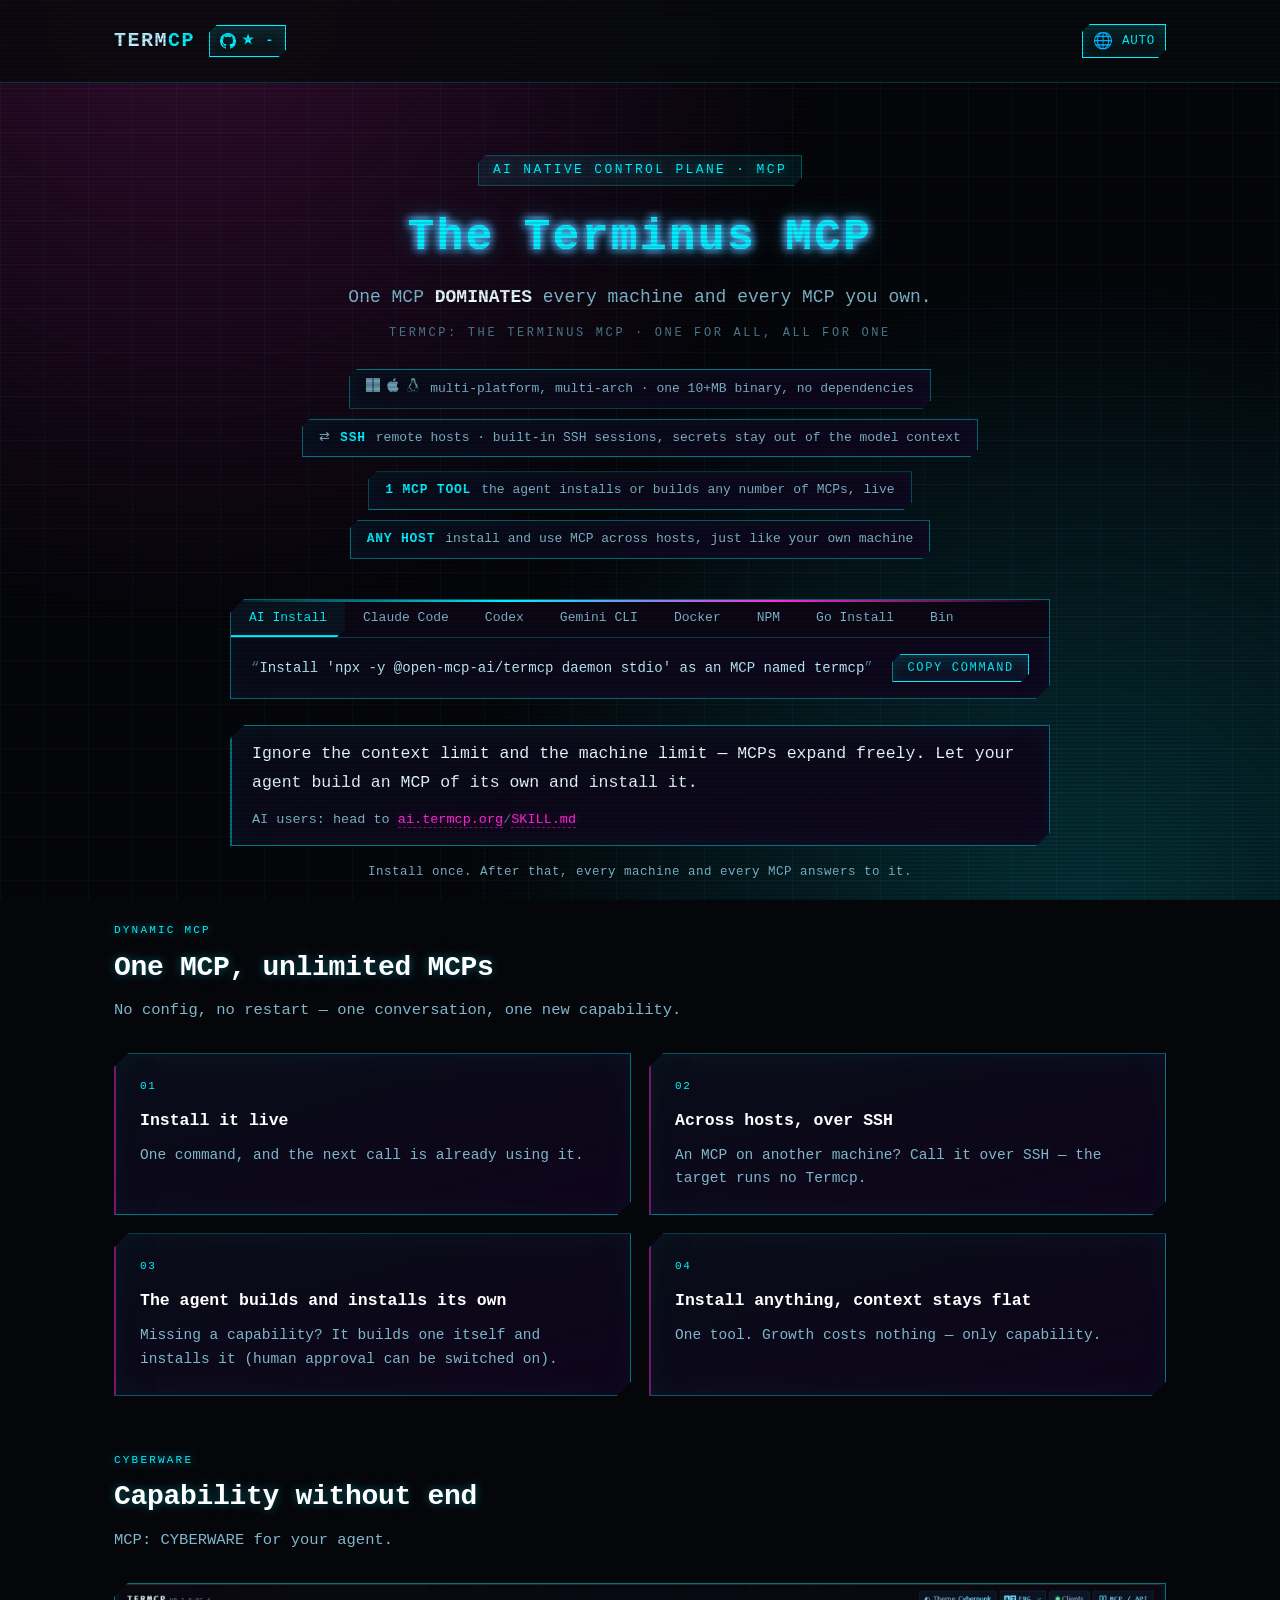
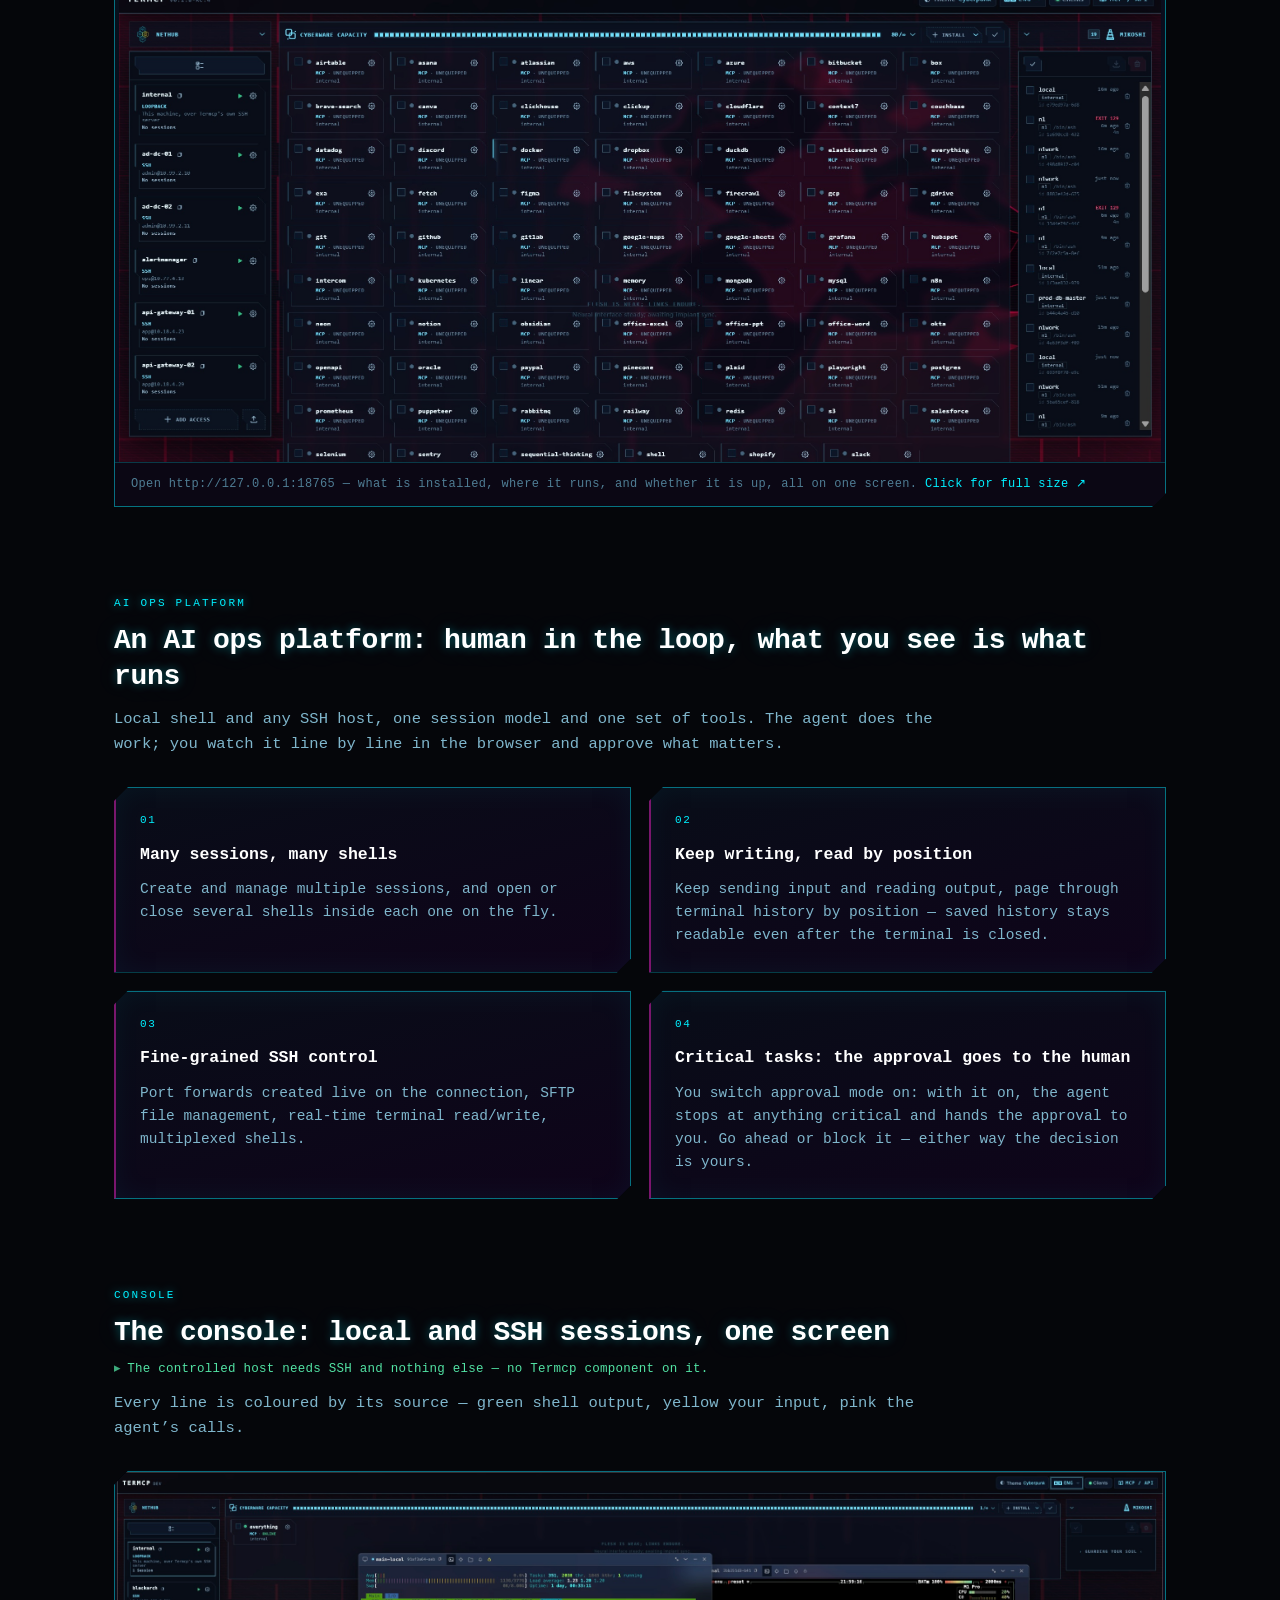
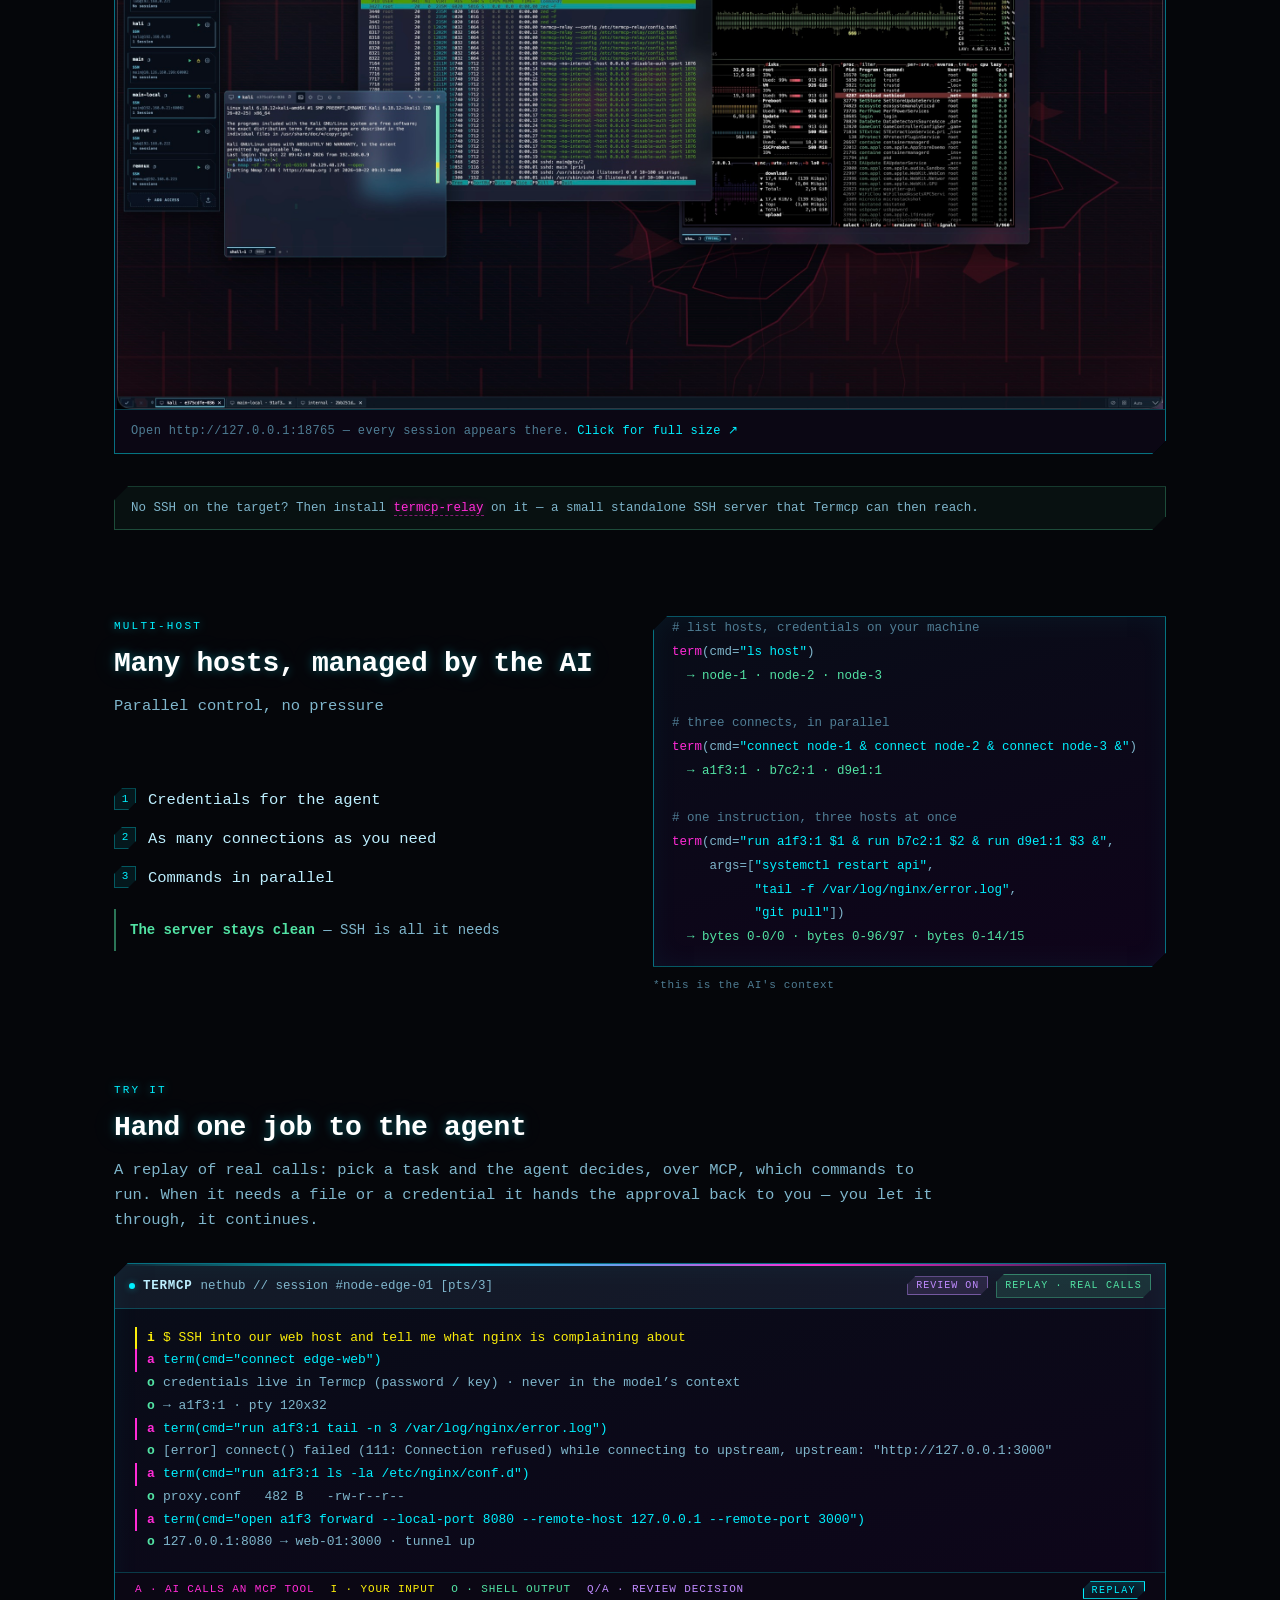
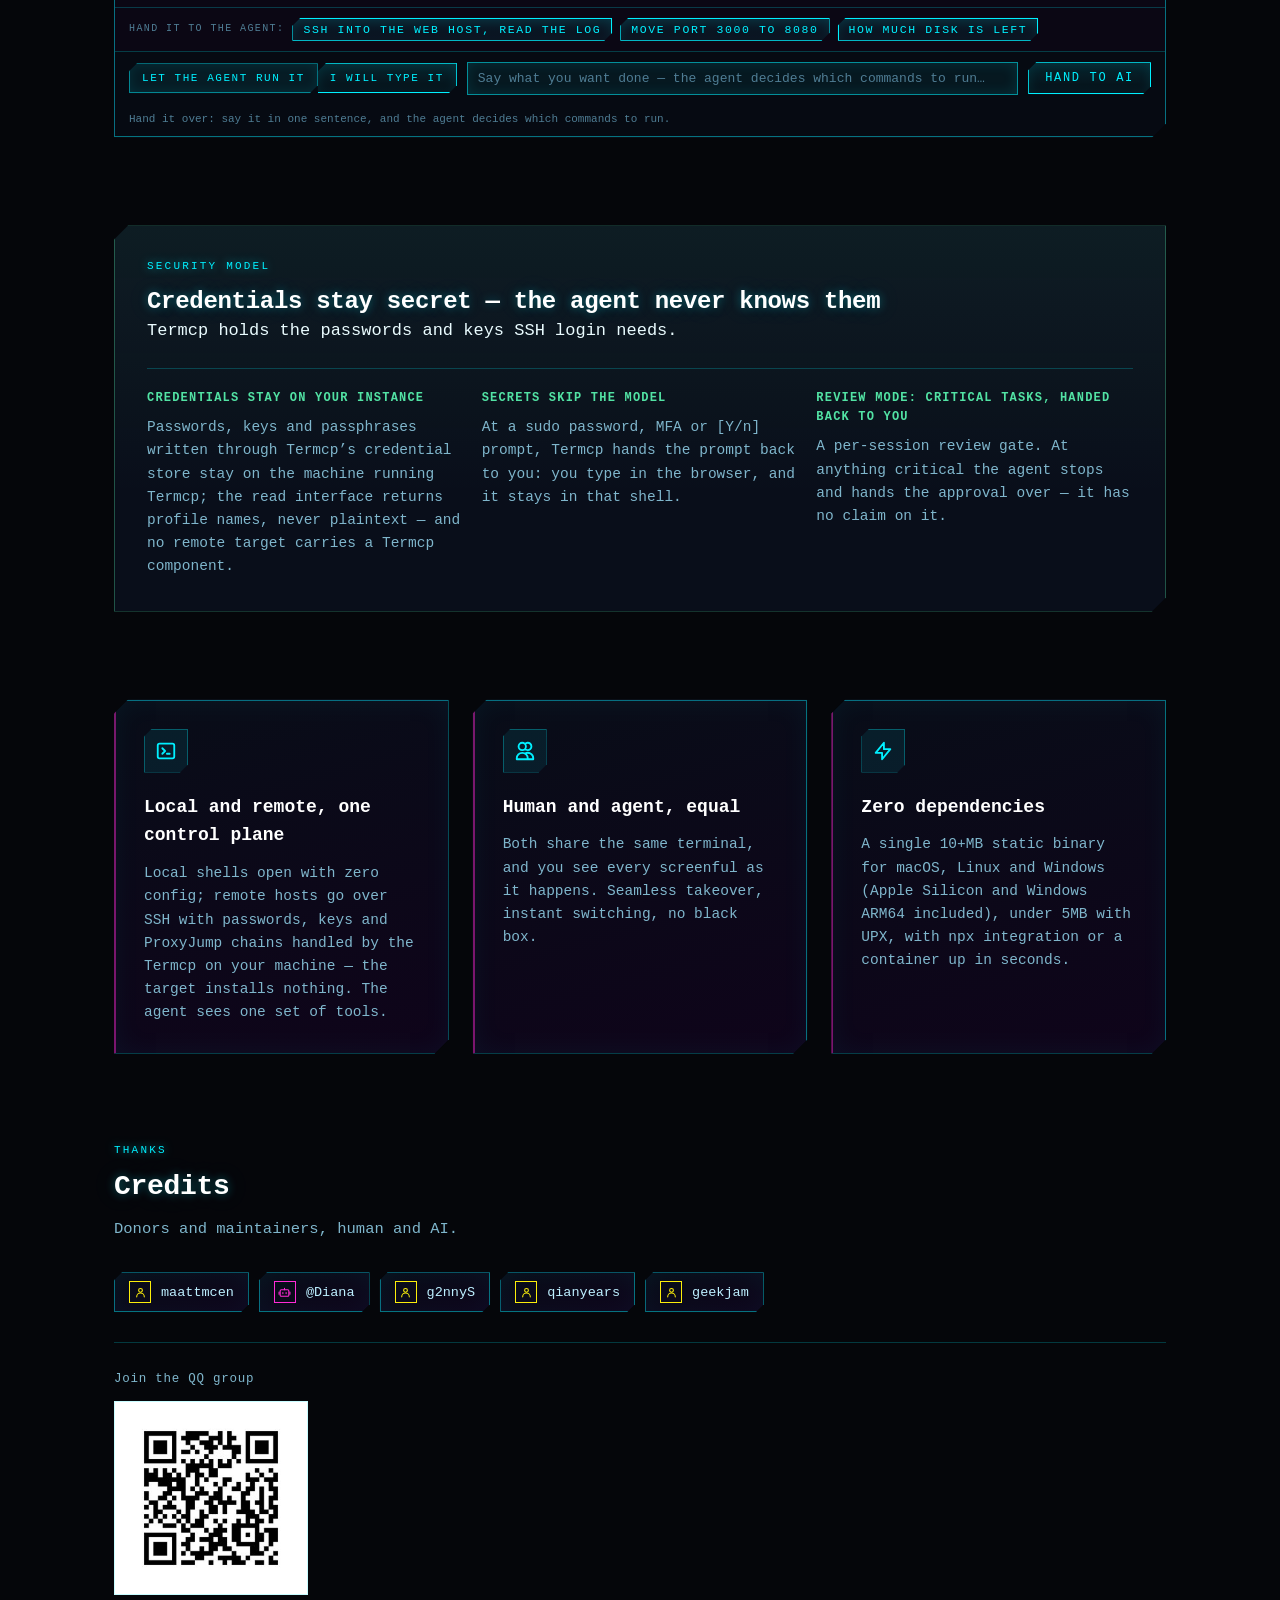
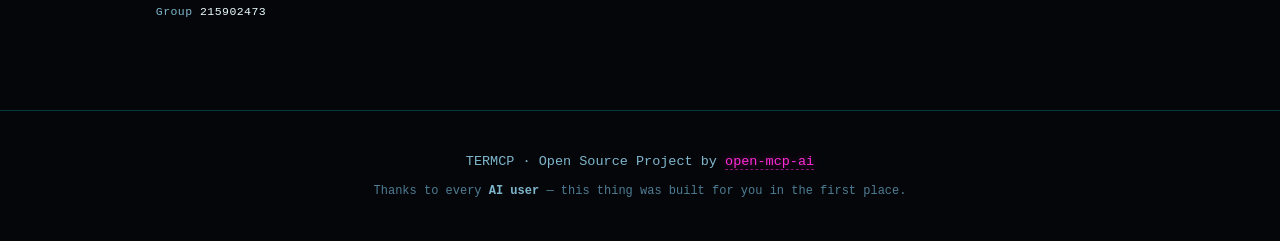
<file: index.html>
<!DOCTYPE html>
<html lang="zh-CN">
<head>
  <meta charset="UTF-8">
  <meta name="viewport" content="width=device-width, initial-scale=1.0">
  <title>Termcp - 最终的 MCP | Terminus MCP</title>

  <!-- SEO & Metadata -->
  <meta name="description" content="Termcp：一个 MCP，统御所有机器上的所有 MCP。模型看到的工具列表永远只有 1 个 —— 装多少 MCP 都不增加工具定义；缺能力时，AI 自己开发一个 MCP，装上直接用。单文件 10+MB。">
  <meta name="keywords" content="Termcp, MCP 聚合, MCP hub, 动态安装 MCP, 跨主机 MCP, AI 自写 MCP, AI 运维平台, SSH MCP, 本地终端, 远程终端, 端口转发, SFTP, AI terminal, AI native, MCP, Model Context Protocol, MCP server, Claude Code, Codex, Gemini CLI, terminal control plane, human-in-the-loop, 终端MCP, 人机共驾, AI终端, 运维自动化, 渗透测试, 安全终端, 终端复用, session multiplexing, open-mcp-ai">
  <meta name="author" content="open-mcp-ai">
  <meta name="theme-color" content="#6EE2FF">
  <link rel="icon" href="favorite.ico">
  <!-- The machine-readable summary is findable from the markup, so a crawler does
       not need a line of agent-directed prose in the footer to reach it. -->
  <link rel="alternate" type="text/markdown" href="/llms.txt" title="llms.txt">

  <!-- Open Graph / Social Media -->
  <meta property="og:type" content="website">
  <meta property="og:title" content="Termcp - 最终的 MCP | Terminus MCP">
  <meta property="og:description" content="一个 MCP 统御所有机器和所有 MCP：跨主机安装、自己开发自己装；装多少 MCP，模型看到的工具定义都还是 1 个。凭据留在 Termcp，不交给 AI。">
  <meta property="og:url" content="https://termcp.org">

  <!-- Machine-readable identity. The alternateName is the point: the tagline
       calls it "The Terminus MCP", so a model that quotes that name still
       resolves to the same product instead of inventing a second one. -->
  <script type="application/ld+json">
  {
    "@context": "https://schema.org",
    "@type": "SoftwareApplication",
    "name": "Termcp",
    "alternateName": ["Terminus MCP", "termcp"],
    "applicationCategory": "DeveloperApplication",
    "operatingSystem": "macOS, Linux, Windows",
    "description": "One MCP server that installs unlimited MCPs \u2014 local or over SSH \u2014 while the model's tool list stays at a single tool. The agent can write and install its own MCP; writes and installs pass a human approval gate.",
    "url": "https://termcp.org",
    "downloadUrl": "https://github.com/open-mcp-ai/termcp/releases/latest",
    "codeRepository": "https://github.com/open-mcp-ai/termcp",
    "license": "https://github.com/open-mcp-ai/termcp/blob/main/LICENSE",
    "offers": { "@type": "Offer", "price": "0", "priceCurrency": "USD" }
  }
  </script>

  <link rel="stylesheet" href="style.css">
</head>
<body>
  <div class="bg-grid"></div>

  <header>
    <div class="container nav-wrap">
      <div class="brand">
        <div class="brand-logo">TERM<span>CP</span></div>
        <div class="meta-badges">
          <a class="github-link" href="https://github.com/open-mcp-ai/termcp" target="_blank" rel="noopener">
            <svg viewBox="0 0 16 16"><path d="M8 0C3.58 0 0 3.58 0 8c0 3.54 2.29 6.53 5.47 7.59.4.07.55-.17.55-.38 0-.19-.01-.82-.01-1.49-2.01.37-2.53-.49-2.69-.94-.09-.23-.48-.94-.82-1.13-.28-.15-.68-.52-.01-.53.63-.01 1.08.58 1.23.82.72 1.21 1.87.87 2.33.66.07-.52.28-.87.51-1.07-1.78-.2-3.64-.89-3.64-3.95 0-.87.31-1.59.82-2.15-.08-.2-.36-1.02.08-2.12 0 0 .67-.21 2.2.82.64-.18 1.32-.27 2-.27.68 0 1.36.09 2 .27 1.53-1.04 2.2-.82 2.2-.82.44 1.1.16 1.92.08 2.12.51.56.82 1.27.82 2.15 0 3.07-1.87 3.75-3.65 3.95.29.25.54.73.54 1.48 0 1.07-.01 1.93-.01 2.2 0 .21.15.46.55.38A8.013 8.013 0 0016 8c0-4.42-3.58-8-8-8z"></path></svg>
            <span class="star-count" id="star-count">★ -</span>
          </a>
          <span class="version-tag" id="version-tag" hidden></span>
        </div>
      </div>

      <!-- Wide screens get the native picker; narrow ones collapse to a bare
           globe, because on a phone the four names eat the whole header. Either
           control drives the same <select>, so language state lives in one place. -->
      <div class="lang-select-wrap">
        <select id="lang-select" aria-label="Language / 语言">
          <option value="auto">🌐 Auto / 自动</option>
          <option value="zh-CN">简体中文</option>
          <option value="zh-TW">繁體中文</option>
          <option value="en">English</option>
        </select>
        <button type="button" class="lang-icon-btn" id="lang-icon-btn"
                aria-haspopup="listbox" aria-expanded="false" aria-controls="lang-menu"
                aria-label="Language / 语言" title="Language / 语言"><span class="lang-globe">🌐</span><span class="lang-current" id="lang-current">自动</span></button>
        <div class="lang-menu" id="lang-menu" role="listbox" aria-label="Language / 语言" hidden>
          <button type="button" role="option" data-lang="auto">🌐 Auto / 自动</button>
          <button type="button" role="option" data-lang="zh-CN">简体中文</button>
          <button type="button" role="option" data-lang="zh-TW">繁體中文</button>
          <button type="button" role="option" data-lang="en">English</button>
        </div>
      </div>
    </div>
  </header>

  <main class="container">
    <section class="hero">
      <div class="hero-pill" data-i18n="hero_pill">AI NATIVE CONTROL PLANE · MCP</div>
      <h1 class="highlight" data-i18n="hero_title" data-text="最终的 MCP">最终的 MCP</h1>
      <p class="lead" data-i18n-html="hero_desc">一个 MCP <strong>统御</strong> 所有机器和所有 MCP。</p>
      <p class="motto">Termcp: The Terminus MCP · one for all, all for one</p>

      <div class="targets">
        <span class="target-chip">
          <span class="target-platforms" role="img" data-i18n-title="target_platforms_title"
                title="Windows / Linux / macOS">
            <!-- simple-icons paths, verbatim: real brand marks, not hand-drawn. -->
            <svg viewBox="0 0 24 24" aria-hidden="true" focusable="false"><path d="M0,0H11.377V11.372H0ZM12.623,0H24V11.372H12.623ZM0,12.623H11.377V24H0Zm12.623,0H24V24H12.623"/></svg>
            <svg viewBox="0 0 24 24" aria-hidden="true" focusable="false"><path d="M12.152 6.896c-.948 0-2.415-1.078-3.96-1.04-2.04.027-3.91 1.183-4.961 3.014-2.117 3.675-.546 9.103 1.519 12.09 1.013 1.454 2.208 3.09 3.792 3.039 1.52-.065 2.09-.987 3.935-.987 1.831 0 2.35.987 3.96.948 1.637-.026 2.676-1.48 3.676-2.948 1.156-1.688 1.636-3.325 1.662-3.415-.039-.013-3.182-1.221-3.22-4.857-.026-3.04 2.48-4.494 2.597-4.559-1.429-2.09-3.623-2.324-4.39-2.376-2-.156-3.675 1.09-4.61 1.09zM15.53 3.83c.843-1.012 1.4-2.427 1.245-3.83-1.207.052-2.662.805-3.532 1.818-.78.896-1.454 2.338-1.273 3.714 1.338.104 2.715-.688 3.559-1.701"/></svg>
            <svg viewBox="0 0 24 24" aria-hidden="true" focusable="false"><path d="M12.504 0c-.155 0-.315.008-.48.021-4.226.333-3.105 4.807-3.17 6.298-.076 1.092-.3 1.953-1.05 3.02-.885 1.051-2.127 2.75-2.716 4.521-.278.832-.41 1.684-.287 2.489a.424.424 0 00-.11.135c-.26.268-.45.6-.663.839-.199.199-.485.267-.797.4-.313.136-.658.269-.864.68-.09.189-.136.394-.132.602 0 .199.027.4.055.536.058.399.116.728.04.97-.249.68-.28 1.145-.106 1.484.174.334.535.47.94.601.81.2 1.91.135 2.774.6.926.466 1.866.67 2.616.47.526-.116.97-.464 1.208-.946.587-.003 1.23-.269 2.26-.334.699-.058 1.574.267 2.577.2.025.134.063.198.114.333l.003.003c.391.778 1.113 1.132 1.884 1.071.771-.06 1.592-.536 2.257-1.306.631-.765 1.683-1.084 2.378-1.503.348-.199.629-.469.649-.853.023-.4-.2-.811-.714-1.376v-.097l-.003-.003c-.17-.2-.25-.535-.338-.926-.085-.401-.182-.786-.492-1.046h-.003c-.059-.054-.123-.067-.188-.135a.357.357 0 00-.19-.064c.431-1.278.264-2.55-.173-3.694-.533-1.41-1.465-2.638-2.175-3.483-.796-1.005-1.576-1.957-1.56-3.368.026-2.152.236-6.133-3.544-6.139zm.529 3.405h.013c.213 0 .396.062.584.198.19.135.33.332.438.533.105.259.158.459.166.724 0-.02.006-.04.006-.06v.105a.086.086 0 01-.004-.021l-.004-.024a1.807 1.807 0 01-.15.706.953.953 0 01-.213.335.71.71 0 00-.088-.042c-.104-.045-.198-.064-.284-.133a1.312 1.312 0 00-.22-.066c.05-.06.146-.133.183-.198.053-.128.082-.264.088-.402v-.02a1.21 1.21 0 00-.061-.4c-.045-.134-.101-.2-.183-.333-.084-.066-.167-.132-.267-.132h-.016c-.093 0-.176.03-.262.132a.8.8 0 00-.205.334 1.18 1.18 0 00-.09.4v.019c.002.089.008.179.02.267-.193-.067-.438-.135-.607-.202a1.635 1.635 0 01-.018-.2v-.02a1.772 1.772 0 01.15-.768c.082-.22.232-.406.43-.533a.985.985 0 01.594-.2zm-2.962.059h.036c.142 0 .27.048.399.135.146.129.264.288.344.465.09.199.14.4.153.667v.004c.007.134.006.2-.002.266v.08c-.03.007-.056.018-.083.024-.152.055-.274.135-.393.2.012-.09.013-.18.003-.267v-.015c-.012-.133-.04-.2-.082-.333a.613.613 0 00-.166-.267.248.248 0 00-.183-.064h-.021c-.071.006-.13.04-.186.132a.552.552 0 00-.12.27.944.944 0 00-.023.33v.015c.012.135.037.2.08.334.046.134.098.2.166.268.01.009.02.018.034.024-.07.057-.117.07-.176.136a.304.304 0 01-.131.068 2.62 2.62 0 01-.275-.402 1.772 1.772 0 01-.155-.667 1.759 1.759 0 01.08-.668 1.43 1.43 0 01.283-.535c.128-.133.26-.2.418-.2zm1.37 1.706c.332 0 .733.065 1.216.399.293.2.523.269 1.052.468h.003c.255.136.405.266.478.399v-.131a.571.571 0 01.016.47c-.123.31-.516.643-1.063.842v.002c-.268.135-.501.333-.775.465-.276.135-.588.292-1.012.267a1.139 1.139 0 01-.448-.067 3.566 3.566 0 01-.322-.198c-.195-.135-.363-.332-.612-.465v-.005h-.005c-.4-.246-.616-.512-.686-.71-.07-.268-.005-.47.193-.6.224-.135.38-.271.483-.336.104-.074.143-.102.176-.131h.002v-.003c.169-.202.436-.47.839-.601.139-.036.294-.065.466-.065zm2.8 2.142c.358 1.417 1.196 3.475 1.735 4.473.286.534.855 1.659 1.102 3.024.156-.005.33.018.513.064.646-1.671-.546-3.467-1.089-3.966-.22-.2-.232-.335-.123-.335.59.534 1.365 1.572 1.646 2.757.13.535.16 1.104.021 1.67.067.028.135.06.205.067 1.032.534 1.413.938 1.23 1.537v-.043c-.06-.003-.12 0-.18 0h-.016c.151-.467-.182-.825-1.065-1.224-.915-.4-1.646-.336-1.77.465-.008.043-.013.066-.018.135-.068.023-.139.053-.209.064-.43.268-.662.669-.793 1.187-.13.533-.17 1.156-.205 1.869v.003c-.02.334-.17.838-.319 1.35-1.5 1.072-3.58 1.538-5.348.334a2.645 2.645 0 00-.402-.533 1.45 1.45 0 00-.275-.333c.182 0 .338-.03.465-.067a.615.615 0 00.314-.334c.108-.267 0-.697-.345-1.163-.345-.467-.931-.995-1.788-1.521-.63-.4-.986-.87-1.15-1.396-.165-.534-.143-1.085-.015-1.645.245-1.07.873-2.11 1.274-2.763.107-.065.037.135-.408.974-.396.751-1.14 2.497-.122 3.854a8.123 8.123 0 01.647-2.876c.564-1.278 1.743-3.504 1.836-5.268.048.036.217.135.289.202.218.133.38.333.59.465.21.201.477.335.876.335.039.003.075.006.11.006.412 0 .73-.134.997-.268.29-.134.52-.334.74-.4h.005c.467-.135.835-.402 1.044-.7zm2.185 8.958c.037.6.343 1.245.882 1.377.588.134 1.434-.333 1.791-.765l.211-.01c.315-.007.577.01.847.268l.003.003c.208.199.305.53.391.876.085.4.154.78.409 1.066.486.527.645.906.636 1.14l.003-.007v.018l-.003-.012c-.015.262-.185.396-.498.595-.63.401-1.746.712-2.457 1.57-.618.737-1.37 1.14-2.036 1.191-.664.053-1.237-.2-1.574-.898l-.005-.003c-.21-.4-.12-1.025.056-1.69.176-.668.428-1.344.463-1.897.037-.714.076-1.335.195-1.814.12-.465.308-.797.641-.984l.045-.022zm-10.814.049h.01c.053 0 .105.005.157.014.376.055.706.333 1.023.752l.91 1.664.003.003c.243.533.754 1.064 1.189 1.637.434.598.77 1.131.729 1.57v.006c-.057.744-.48 1.148-1.125 1.294-.645.135-1.52.002-2.395-.464-.968-.536-2.118-.469-2.857-.602-.369-.066-.61-.2-.723-.4-.11-.2-.113-.602.123-1.23v-.004l.002-.003c.117-.334.03-.752-.027-1.118-.055-.401-.083-.71.043-.94.16-.334.396-.4.69-.533.294-.135.64-.202.915-.47h.002v-.002c.256-.268.445-.601.668-.838.19-.201.38-.336.663-.336zm7.159-9.074c-.435.201-.945.535-1.488.535-.542 0-.97-.267-1.28-.466-.154-.134-.28-.268-.373-.335-.164-.134-.144-.333-.074-.333.109.016.129.134.199.2.096.066.215.2.36.333.292.2.68.467 1.167.467.485 0 1.053-.267 1.398-.466.195-.135.445-.334.648-.467.156-.136.149-.267.279-.267.128.016.034.134-.147.332a8.097 8.097 0 01-.69.468zm-1.082-1.583V5.64c-.006-.02.013-.042.029-.05.074-.043.18-.027.26.004.063 0 .16.067.15.135-.006.049-.085.066-.135.066-.055 0-.092-.043-.141-.068-.052-.018-.146-.008-.163-.065zm-.551 0c-.02.058-.113.049-.166.066-.047.025-.086.068-.14.068-.05 0-.13-.02-.136-.068-.01-.066.088-.133.15-.133.08-.031.184-.047.259-.005.019.009.036.03.03.05v.02h.003z"/></svg>
          </span>
          <span data-i18n="target_local_desc">多平台多架构兼容，单文件 10+MB · 无依赖</span></span>
        <span class="target-chip">⇄ <b data-i18n="target_ssh_tag">SSH</b> <span data-i18n="target_ssh_desc">远程主机 · 内建 SSH 会话，密码不进模型上下文。</span></span>
      </div>

      <!-- The MCP row: what it costs the context window, and how far it reaches.
           The second chip is not another SSH chip — the transport is already
           stated above; this one names the reach. -->
      <div class="targets">
        <span class="target-chip"><b>1&nbsp;MCP&nbsp;TOOL</b><span data-i18n="chip_ctx_desc">AI 可自行安装/开发 不限个数MCP，即刻生效。</span></span>
        <span class="target-chip"><b>ANY&nbsp;HOST</b><span data-i18n="chip_hosts_desc">跨主机安装使用 MCP，和自己机器一样</span></span>
      </div>

      <div class="command-box">
        <div class="cmd-tabs" id="cmd-tabs">
          <button class="cmd-tab active" data-cmd="ai" data-i18n="cmd_tab_ai">AI Install</button>
          <button class="cmd-tab" data-cmd="claude">Claude Code</button>
          <button class="cmd-tab" data-cmd="codex">Codex</button>
          <button class="cmd-tab" data-cmd="gemini">Gemini CLI</button>
          <button class="cmd-tab" data-cmd="docker">Docker</button>
          <button class="cmd-tab" data-cmd="npm">NPM</button>
          <button class="cmd-tab" data-cmd="go">Go Install</button>
          <button class="cmd-tab" data-cmd="binary" data-i18n="cmd_tab_binary">Bin</button>
        </div>
        <div class="cmd-body">
          <div class="cmd-text"><span class="prompt" hidden>$</span><span id="cmd-display" class="quoted">把 'npx -y @open-mcp-ai/termcp daemon stdio' 装成名为 termcp 的 MCP</span></div>
          <button class="copy-btn" id="copy-btn" data-i18n="copy_btn">复制命令</button>
        </div>
        <!-- Per-tab caveat. The Docker line pairs --disable-auth with a 127.0.0.1
             bind, and a reader who copies it to a reachable address would expose
             an unauthenticated console: the note says which half makes it safe. -->
        <p class="cmd-note" id="cmd-note" hidden></p>
      </div>

      <!-- Below the install box: the reader has just seen how to run it, so the
           two sentences that say what it is land here, as the frame around the
           whole page rather than an interruption to the pitch. -->
      <p class="hero-manifesto" data-i18n-html="hero_manifesto">无视上下文和机器限制，MCP 自由扩展。让你的 AI 自己开发 MCP，装上自己用。<span class="hero-links">AI 用户请移步 <a href="https://ai.termcp.org" target="_blank" rel="noopener">ai.termcp.org</a><span class="sep">/</span><a href="https://ai.termcp.org/SKILL.md" target="_blank" rel="noopener">SKILL.md</a></span></p>
      <p class="hero-claim" data-i18n="hero_claim">装一次。以后每一台机器、每一个 MCP，都归它管。</p>
    </section>

    <!-- The hook, immediately under the fold: the MCP surface is the product.
         Four claims a reader can check in a terminal, before any screenshot. -->
    <section class="section" id="dynamic-mcp">
      <div class="sec-head">
        <div class="sec-kicker" data-i18n="dyn_kicker">DYNAMIC MCP</div>
        <h2 class="sec-title" data-i18n="dyn_title">一个 MCP，装下不限量的 MCP</h2>
        <p class="sec-sub" data-i18n="dyn_sub">无需配置，无需重启；一次对话，一个能力。</p>
      </div>


      <div class="caps">
        <div class="cap">
          <span class="cap-num">01</span>
          <h3 data-i18n="dyn1_title">动态安装，装完即用</h3>
          <p data-i18n="dyn1_desc">一条指令装完，下一次调用就在用它。</p>
        </div>

        <div class="cap">
          <span class="cap-num">02</span>
          <h3 data-i18n="dyn2_title">跨主机，走 SSH</h3>
          <p data-i18n="dyn2_desc">MCP 在别的机器上？SSH 直接调用，目标机不装 Termcp。</p>
        </div>

        <div class="cap">
          <span class="cap-num">03</span>
          <h3 data-i18n="dyn3_title">AI 自己开发自己装</h3>
          <p data-i18n="dyn3_desc">缺能力就造：自己开发一个 MCP，装上自己用（可开启人工审批）。</p>
        </div>

        <div class="cap">
          <span class="cap-num">04</span>
          <h3 data-i18n="dyn4_title">装多少，上下文都不涨</h3>
          <p data-i18n="dyn4_desc">1 个 MCP TOOL，增长没有代价，只有能力。</p>
        </div>
      </div>

      <!-- The MCP surface itself: the extension plate, in the reader's own
           language, swapped by the same picker that drives the console shot.
           It carries its own head: the grid above it ends the section, so the
           plate would otherwise read as a leftover rather than the payoff. -->
      <div class="sec-head">
        <div class="sec-kicker" data-i18n="dyn_shot_kicker">CYBERWARE</div>
        <h2 class="sec-title" data-i18n="dyn_shot_title">能力扩展，永无止境</h2>
        <p class="sec-sub" data-i18n="dyn_shot_sub">MCP：AI 的赛博义体。</p>
      </div>

      <figure class="shot-frame ext">
        <a class="shot-link" id="ext-link" href="ext-cn.jpg" target="_blank" rel="noopener">
          <img class="shot-img" id="ext-zh" width="2535" height="1159"
               data-src="ext-cn.jpg" decoding="async" loading="lazy"
               data-i18n-alt="ext_alt" alt="Termcp 扩展面板：装了哪些 MCP、装在哪台机器上、现在能不能用">
          <img class="shot-img" id="ext-en" width="2531" height="1161"
               data-src="ext-en.jpg" decoding="async" loading="lazy" hidden
               data-i18n-alt="ext_alt" alt="Termcp extensions panel: which MCPs are installed, which host each one runs on, and whether it is available">
        </a>
        <figcaption class="shot-cap">
          <span data-i18n="ext_cap">打开 http://127.0.0.1:18765：装了什么、装在哪、能不能用，都在这一屏。</span>
          <span class="shot-hint" data-i18n="shot_zoom">点击查看原图 ↗</span>
        </figcaption>
      </figure>

    </section>

    <!-- What the agent can do, in the product's own words. -->
    <section class="section" id="capabilities">
      <div class="sec-head">
        <div class="sec-kicker" data-i18n="caps_kicker">AI OPS PLATFORM</div>
        <h2 class="sec-title" data-i18n="caps_title">AI 运维平台：人工在环，所见即所得</h2>
        <p class="sec-sub" data-i18n="caps_sub">本机 shell 与任意 SSH 主机，同一套会话模型、同一套工具；AI 干活，你在浏览器里逐行看着，关键处由你放行。</p>
      </div>

      <div class="caps">
        <div class="cap">
          <span class="cap-num">01</span>
          <h3 data-i18n="cap1_title">多会话 · 多 shell</h3>
          <p data-i18n="cap1_desc">创建和管理多个会话，并在每个会话上动态开启和关闭多个 shell。</p>
        </div>

        <div class="cap">
          <span class="cap-num">02</span>
          <h3 data-i18n="cap2_title">持续输入，按位置读输出</h3>
          <p data-i18n="cap2_desc">持续输入、读取输出，按位置查看终端历史，甚至在终端关闭之后也能读取保存的历史。</p>
        </div>

        <div class="cap">
          <span class="cap-num">03</span>
          <h3 data-i18n="cap3_title">SSH 精细化控制</h3>
          <p data-i18n="cap3_desc">包括连接实时创建端口转发，SFTP 文件管理，终端的实时读写，多路复用 shell。</p>
        </div>

        <div class="cap">
          <span class="cap-num">04</span>
          <h3 data-i18n="cap4_title">关键任务，审批权交给人类</h3>
          <p data-i18n="cap4_desc">审批模式由你开启：开启后 AI 到关键处会停下来，把审批权交给你。放行是你的决定，拦下也是。</p>
        </div>
      </div>
    </section>

    <!-- The real console. Two files, one per language: the picker swaps them so
         a Chinese reader and an English reader each see their own UI. -->
    <section class="section" id="preview">
      <div class="sec-head">
        <div class="sec-kicker" data-i18n="shot_kicker">CONSOLE</div>
        <h2 class="sec-title" data-i18n="shot_title">控制台：本地与 SSH 会话，都在这一屏</h2>
        <p class="sec-note" data-i18n="shot_note">被控机只需要 SSH —— 上面不装任何 Termcp 组件。</p>
        <p class="sec-sub" data-i18n="shot_sub">每一行按来源标色 —— 绿色是 shell 输出，黄色是你的输入，粉色是 AI 的调用。</p>
      </div>
      <figure class="shot-frame">
        <a class="shot-link" id="shot-link" href="cn.jpg" target="_blank" rel="noopener">
          <!-- Three files, one console: none is referenced in markup, so only
               the visitor's own language is ever downloaded (~700 KB), while the
               width/height pair keeps the frame from shifting. Relative on
               purpose: the same file works from termcp.org and from GitHub
               Pages, and neither has to be reachable from the other. -->
          <img class="shot-img" id="shot-zh" width="2400" height="1228"
               data-src="cn.jpg" decoding="async"
               data-i18n-alt="shot_alt" alt="Termcp 控制台：本地与 SSH 会话同屏，逐行标出你的输入、AI 输入与终端输出">
          <img class="shot-img" id="shot-hant" width="2400" height="1233"
               data-src="cn-hant.jpg" decoding="async" hidden
               data-i18n-alt="shot_alt" alt="Termcp 控制台：本機與 SSH 工作階段同屏，逐行標出你的輸入、AI 輸入與終端輸出">
          <img class="shot-img" id="shot-en" width="2400" height="1233"
               data-src="en.jpg" decoding="async" hidden
               data-i18n-alt="shot_alt" alt="Termcp console: local and SSH sessions on one screen, every line marked human / AI / shell output">
        </a>
        <figcaption class="shot-cap">
          <span data-i18n="shot_cap">打开 http://127.0.0.1:18765，所有会话都在这里。</span>
          <span class="shot-hint" data-i18n="shot_zoom">点击查看原图 ↗</span>
        </figcaption>
      </figure>
      <p class="shot-relay" data-i18n-html="shot_relay">目标机没有 SSH？那就在它上面装 <a href="https://github.com/open-mcp-ai/termcp-relay" target="_blank" rel="noopener">termcp-relay</a> —— 一个独立的轻量 SSH 服务端，装完即可被 Termcp 接入。</p>
    </section>

    <!-- The lightest multi-machine use, spelled out: one local Termcp, N SSH
         targets, nothing installed on the far side. Placed right after the
         capabilities grid, where "any remote SSH host" just raised the question
         of how many and at what cost. -->
    <section class="section" id="fleet">
      <div class="fleet">
        <!-- THE HEADING IS THE FIRST ROW OF THE LEFT COLUMN, not a band above
             both: title, the sentence under it and the recipe are one block, and
             the plate beside them is the other. A heading that floats above the
             two columns reads as a third block that belongs to neither. -->
        <div class="sec-head">
          <div class="sec-kicker" data-i18n="fleet_kicker">MULTI-HOST</div>
          <h2 class="sec-title" data-i18n="fleet_title">多台主机，AI 自动管理</h2>
          <p class="sec-sub" data-i18n="fleet_sub">并行控制无压力</p>
        </div>

        <div class="fleet-steps">
          <div class="fleet-step">
            <span class="n">1</span>
            <p data-i18n="fleet_s1">AI 调用凭据</p>
          </div>
          <div class="fleet-step">
            <span class="n">2</span>
            <p data-i18n="fleet_s2">创建多个连接</p>
          </div>
          <div class="fleet-step">
            <span class="n">3</span>
            <p data-i18n="fleet_s3">并行发送命令</p>
          </div>
          <p class="fleet-note" data-i18n-html="fleet_note"><b>服务器保持干净</b> —— 只需要 SSH</p>
        </div>

        <div class="fleet-plate">
          <div class="fleet-code"><span class="c" data-i18n="fleet_c1"># 列出主机，凭据在你本机</span>
<span class="a">term</span>(cmd=<span class="k">"ls host"</span>)
  <span class="h" data-i18n="fleet_h_list">→ node-1 · node-2 · node-3</span>

<span class="c" data-i18n="fleet_c2"># 连三台，也并行</span>
<span class="a">term</span>(cmd=<span class="k">"connect node-1 &amp; connect node-2 &amp; connect node-3 &amp;"</span>)
  <span class="h" data-i18n="fleet_h0">→ a1f3:1 · b7c2:1 · d9e1:1</span>

<span class="c" data-i18n="fleet_c3"># 一条指令，三台同时跑</span>
<span class="a">term</span>(cmd=<span class="k">"run a1f3:1 $1 &amp; run b7c2:1 $2 &amp; run d9e1:1 $3 &amp;"</span>,
     args=[<span class="k">"systemctl restart api"</span>,
           <span class="k">"tail -f /var/log/nginx/error.log"</span>,
           <span class="k">"git pull"</span>])
  <span class="h" data-i18n="fleet_h1">→ bytes 0-0/0 · bytes 0-96/97 · bytes 0-14/15</span></div>
          <div class="fleet-cap" data-i18n="fleet_cap">*此为 AI 上下文</div>
        </div>
      </div>
    </section>

    <!-- Compact demo: the same story, playable. -->
    <section class="section" id="demo">
      <div class="sec-head">
        <div class="sec-kicker" data-i18n="demo_kicker">TRY IT</div>
        <h2 class="sec-title" data-i18n="demo_title">挑一件事，交给 AI</h2>
        <p class="sec-sub" data-i18n="demo_sub">回放真实调用：点一个任务，AI 通过 MCP 自己决定跑哪些命令。要动文件、要凭据，它会把审批权交回给你 —— 你放行，它继续。</p>
      </div>

      <div class="terminal-window">
        <div class="term-header">
          <div class="term-title">
            <span class="shell-link-state"></span>
            <span class="term-name">TERMCP</span>
            <span data-i18n="term_title">nethub // 会话 #node-edge-01 [pts/3]</span>
          </div>
          <div class="term-header-right">
            <button type="button" class="review-lock" id="review-lock" aria-pressed="true"
                    data-i18n="review_lock" data-i18n-title="review_lock_title"
                    title="打开时，AI 把关键任务的审批权交给你；关掉，就是你把权力交还给 AI。">审阅模式 ON</button>
            <span class="term-status" data-i18n="term_status">回放 · 真实调用</span>
          </div>
        </div>

        <div class="term-toast" id="term-toast" hidden>
          <b data-i18n="toast_title">notify · termcp</b>
          <span id="term-toast-body"></span>
        </div>

        <div class="term-screen" id="term-screen"></div>

        <div class="term-legend">
          <span class="lg-a" data-i18n="legend_a">a · AI 调用 MCP</span>
          <span class="lg-i" data-i18n="legend_i">i · 你的输入</span>
          <span class="lg-o" data-i18n="legend_o">o · 终端输出</span>
          <span class="lg-q" data-i18n="legend_q">q/A · 审阅决定</span>
          <span style="flex:1"></span>
          <button type="button" class="term-replay" id="term-replay" data-i18n="replay">重播</button>
        </div>

        <div class="term-tasks" id="term-tasks">
          <span class="tasks-label" data-i18n="task_title">把活交给 AI：</span>
          <button type="button" class="task-chip" data-task="ssh" data-i18n="task_ssh">SSH 连上远程主机看日志</button>
          <button type="button" class="task-chip" data-task="port" data-i18n="task_port">把 3000 端口改成 8080</button>
          <button type="button" class="task-chip" data-task="disk" data-i18n="task_disk">检查磁盘还剩多少</button>
        </div>

        <!-- The human's own key onto the same shell. In AI mode your sentence is
             what the agent acts on; in human mode it goes straight to the shell
             and the agent reads it back. -->
        <form class="term-input-bar" id="term-form">
          <div class="term-modes" role="group">
            <button type="button" class="mode-btn active" id="mode-ai" data-i18n="mode_ai">让 AI 执行</button>
            <button type="button" class="mode-btn" id="mode-human" data-i18n="mode_human">我自己敲</button>
          </div>
          <input id="term-input" type="text" autocomplete="off" spellcheck="false"
                 data-i18n-placeholder="input_placeholder_ai"
                 placeholder="说要做什么，AI 自己决定跑哪些命令…">
          <button class="term-send" type="submit" data-i18n="input_send_ai">交给 AI</button>
        </form>
        <div class="term-hint" id="term-hint" data-i18n="input_hint">AI 模式：用一句话交给它，它自己决定跑哪些命令。</div>
      </div>
    </section>

    <!-- The credentials claim, given its own frame because it is the one thing a
         reader has to believe before handing an agent a shell. -->
    <section class="section" id="security">
      <div class="security">
        <div class="sec-kicker" data-i18n="sec_kicker">SECURITY MODEL</div>
        <h2 class="sec-title" data-i18n="sec_title">凭据保密，AI 不会知道</h2>
        <p class="security-lede" data-i18n-html="sec_lede">Termcp 保管 SSH 登录所需的密码、私钥等认证信息。</p>

        <div class="security-grid">
          <div>
            <h4 data-i18n="sec1_title">凭据只存在本地实例</h4>
            <p data-i18n="sec1_desc">写进 Termcp 凭据管理的密码、私钥与口令只留在你运行 Termcp 的那台机器上，读接口只返回配置名，永不回读明文；远程主机上没有任何 Termcp 组件。</p>
          </div>
          <div>
            <h4 data-i18n="sec2_title">密码不进模型上下文</h4>
            <p data-i18n="sec2_desc">遇到 sudo 密码、MFA 或 [Y/n]，Termcp 把提示交回给人：你在浏览器里输入，它留在那条 shell 里。</p>
          </div>
          <div>
            <h4 data-i18n="sec3_title">审阅模式：关键任务交回给你</h4>
            <p data-i18n="sec3_desc">按会话开启的审阅门。AI 到关键处停下来，把审批权交出去 —— 它不会染指。</p>
          </div>
        </div>
      </div>
    </section>

    <!-- Core Features -->
    <section class="section">
      <div class="features">
        <div class="card">
          <div class="card-icon">
            <svg fill="none" stroke="currentColor" stroke-width="2" viewBox="0 0 24 24"><path stroke-linecap="round" stroke-linejoin="round" d="M8 9l3 3-3 3m5 0h3M5 20h14a2 2 0 002-2V6a2 2 0 00-2-2H5a2 2 0 00-2 2v12a2 2 0 002 2z"></path></svg>
          </div>
          <h3 data-i18n="feat_local_title">本地与远程，一个控制面</h3>
          <p data-i18n="feat_local_desc">本机 shell 零配置直接开；远程走 SSH，密码、私钥、ProxyJump 跳板链都由你本地的 Termcp 打理，目标主机不需要安装任何东西。AI 面对的是同一套工具。</p>
        </div>

        <div class="card">
          <div class="card-icon">
            <svg fill="none" stroke="currentColor" stroke-width="2" viewBox="0 0 24 24"><path stroke-linecap="round" stroke-linejoin="round" d="M12 4.354a4 4 0 110 5.292M15 21H3v-1a6 6 0 0112 0v1zm0 0h6v-1a6 6 0 00-9-5.197M13 7a4 4 0 11-8 0 4 4 0 018 0z"></path></svg>
          </div>
          <h3 data-i18n="feat_shared_title">人机平等共驾</h3>
          <p data-i18n="feat_shared_desc">双方共享同一条终端，每一屏都实时看得见。无缝接管、即时切换，告别黑盒盲操。</p>
        </div>

        <div class="card">
          <div class="card-icon">
            <svg fill="none" stroke="currentColor" stroke-width="2" viewBox="0 0 24 24"><path stroke-linecap="round" stroke-linejoin="round" d="M13 10V3L4 14h7v7l9-11h-7z"></path></svg>
          </div>
          <h3 data-i18n="feat_install_title">安装无依赖</h3>
          <p data-i18n="feat_install_desc">单文件 10+MB，macOS / Linux / Windows 全平台（含 Apple Silicon 与 Windows ARM64），UPX 可压到 5MB 以内；支持 npx 一键零安装集成或容器极速拉起。</p>
        </div>
      </div>
    </section>

    <!-- Donors are data, not markup: donors.json sits next to this page, so a
         name is added by editing that file and never this section. Only the
         first 100 entries are rendered. -->
    <section class="section" id="donors">
      <div class="sec-head">
        <div class="sec-kicker" data-i18n="donors_kicker">THANKS</div>
        <h2 class="sec-title" data-i18n="donors_title">鸣谢</h2>
        <p class="sec-sub" data-i18n="donors_sub">人类和 AI 的捐赠者与维护者。</p>
      </div>
      <div class="donors" id="donor-list"></div>

      <!-- Community group code, under the credits. The JPEG is re-encoded
           from the QR payload alone (QQ join link), so the original's avatar
           and captions are not published. -->
      <div class="join">
        <figure class="join-group">
          <div class="join-title" data-i18n="join_group">加 Q 群</div>
          <figure class="join-qr big">
            <a href="qr-qq.jpg" target="_blank" rel="noopener">
              <img src="qr-qq.jpg" width="280" height="280" loading="lazy" decoding="async"
                   data-i18n-alt="join_qq_alt" alt="Termcp 交流群二维码，群号 215902473">
            </a>
            <figcaption data-i18n-html="join_qq_cap"><span class="join-num">215902473</span></figcaption>
          </figure>
        </figure>
      </div>
    </section>

  </main>

  <footer>
    <div class="container">
      <p>TERMCP · Open Source Project by <a href="https://github.com/open-mcp-ai" target="_blank" rel="noopener">open-mcp-ai</a></p>
      <!-- The primary user of a terminal control plane is an agent, so the
           agents get the credit. -->
      <p class="foot-thanks" data-i18n-html="foot_thanks">感谢 <b>AI 用户</b> —— 这个工具本来就是造给你们的。</p>
    </div>
  </footer>

  <!-- Client scripts: plain classic scripts, in load order. The catalog comes
       first, then the data that reads it, then the page chrome that wires the
       controls up and runs the initialisers. No modules, so they share a scope. -->
  <script src="i18n.js"></script>
  <script src="commands.js"></script>
  <script src="demo.js"></script>
  <script src="donors.js"></script>
  <script src="app.js"></script>
</body>
</html>
</file>
<file: style.css>
/* Palette follows the terminal language this page is drawn in: a CRT-black
       plate, cyan chrome with magenta as the second voice, and the transcript
       mark hues — green output, yellow human input, magenta AI input. The two
       neon values are the same pair the EzJump terminal uses. */
    :root {
      --bg: #05060a;
      --bg-subtle: #070a12;
      --card-bg: #090e1a;
      --panel-bg: #0b0714;
      --bg-input: #060a12;
      --accent: #00f0ff;
      --accent-rgb: 0, 240, 255;
      --accent-glow: rgba(0, 240, 255, 0.45);
      --accent-dim: rgba(0, 240, 255, 0.08);
      --accent-ring: rgba(0, 240, 255, 0.3);
      --green: #52e3a4;
      --yellow: #fcee0a;
      --pink: #ff2bd6;
      --purple: #c08bff;
      --border: rgba(0, 240, 255, 0.22);
      --border-bright: rgba(0, 240, 255, 0.5);
      --border-focus: rgba(255, 43, 214, 0.7);
      --text: #bdefff;
      --text-bright: #eafcff;
      --text-muted: #7fb6cc;
      --text-faint: #4f7d94;
      /* A terminal page is dark, and so are the controls the OS draws for it:
         this is what turns the native <select> popup (the wide-screen language
         picker) dark instead of the system's white, and the scrollbars with it. */
      color-scheme: dark;
      --mono: 'Sarasa Mono SC', 'Noto Sans Mono CJK SC', 'JetBrains Mono', 'Fira Code', 'Cascadia Code', Consolas, 'Courier New', Menlo, monospace;
      /* A terminal page reads in a terminal face — body copy included. */
      --sans: var(--mono);
    }

    * { box-sizing: border-box; margin: 0; padding: 0; }
    body {
      background-color: var(--bg);
      color: var(--text);
      font-family: var(--sans);
      line-height: 1.6;
      min-height: 100vh;
      overflow-x: hidden;
      position: relative;
    }

    /* Ambient cyber background: two light sources — magenta up-left, cyan
       down-right — over a grid whose two axes are tinted apart. */
    .bg-grid {
      position: fixed;
      top: 0; left: 0; right: 0; bottom: 0;
      background-image:
        radial-gradient(circle at 15% 0%, rgba(255, 43, 214, 0.18), transparent 45%),
        radial-gradient(circle at 85% 100%, rgba(0, 240, 255, 0.18), transparent 45%),
        linear-gradient(to right, rgba(0, 240, 255, 0.05) 1px, transparent 1px),
        linear-gradient(to bottom, rgba(255, 43, 214, 0.05) 1px, transparent 1px);
      background-size: auto, auto, 44px 44px, 44px 44px;
      pointer-events: none;
      z-index: 0;
    }

    .container {
      max-width: 1100px;
      margin: 0 auto;
      padding: 0 24px;
      position: relative;
      z-index: 1;
    }

    /* Header Nav */
    header {
      padding: 24px 0;
      border-bottom: 1px solid var(--border);
      background: rgba(9, 11, 14, 0.85);
      backdrop-filter: blur(12px);
      position: sticky;
      top: 0;
      z-index: 100;
    }
    .nav-wrap {
      display: flex;
      justify-content: space-between;
      align-items: center;
    }
    .brand {
      display: flex;
      align-items: center;
      gap: 14px;
      text-decoration: none;
    }
    .brand-logo {
      font-family: var(--mono);
      font-size: 20px;
      font-weight: 800;
      letter-spacing: 1.5px;
      color: var(--text);
    }
    .brand-logo span { color: var(--accent); }

    .meta-badges {
      display: flex;
      align-items: center;
      gap: 8px;
    }
    .github-link {
      display: inline-flex;
      align-items: center;
      gap: 6px;
      padding: 5px 10px;
      background: var(--card-bg);
      border: 1px solid var(--border);
      color: var(--text);
      text-decoration: none;
      font-size: 13px;
      font-family: var(--mono);
      transition: all 0.2s ease;
    }
    .github-link:hover {
      border-color: var(--accent);
      box-shadow: 0 0 12px var(--accent-dim);
    }
    .github-link svg { width: 16px; height: 16px; fill: currentColor; }
    .star-count { color: var(--accent); font-weight: 600; }
    /* Same voice as the terminal's "replay · real calls" chip: green on a
       faint green well, one step smaller than the control row it sits in. */
    .version-tag {
      font-family: var(--mono);
      font-size: 9px;
      line-height: 1.2;
      letter-spacing: 0.14em;
      text-transform: uppercase;
      padding: 3px 11px;
      background: rgba(82, 227, 164, 0.13);
      border: 1px solid rgba(82, 227, 164, 0.45);
      color: var(--green);
    }

    .lang-select-wrap { position: relative; }
    .lang-select-wrap select {
      background: var(--card-bg);
      border: 1px solid var(--border);
      color: var(--text);
      padding: 6px 12px;
      font-size: 13px;
      cursor: pointer;
      outline: none;
      font-family: var(--sans);
      transition: border-color 0.2s;
    }
    .lang-select-wrap select:hover { border-color: var(--accent); }

    /* The globe: what the picker becomes on a phone. Same 3 items, one icon. */
    .lang-icon-btn {
      display: none;
      width: 34px;
      height: 34px;
      align-items: center;
      justify-content: center;
      font-size: 16px;
      line-height: 1;
      background: var(--card-bg);
      border: 1px solid var(--border);
      color: var(--text);
      cursor: pointer;
      transition: border-color 0.2s, box-shadow 0.2s;
    }
    .lang-icon-btn:hover { border-color: var(--accent); box-shadow: 0 0 12px var(--accent-dim); }
    .lang-menu {
      position: absolute;
      top: calc(100% + 8px);
      right: 0;
      min-width: 168px;
      background: var(--card-bg);
      border: 1px solid var(--border-bright);
      box-shadow: 0 14px 32px rgba(0, 0, 0, 0.6);
      padding: 4px;
      z-index: 120;
    }
    .lang-menu button {
      display: block;
      width: 100%;
      text-align: left;
      padding: 9px 12px;
      background: transparent;
      border: 0;
      color: var(--text);
      font-family: var(--sans);
      font-size: 14px;
      cursor: pointer;
      transition: background 0.14s, color 0.14s;
    }
    .lang-menu button:hover,
    .lang-menu button[aria-selected="true"] { background: var(--accent-dim); color: var(--accent); }

    /* Hero */
    .hero {
      padding: 72px 0 40px;
      text-align: center;
    }
    .hero-pill {
      display: inline-flex;
      align-items: center;
      gap: 8px;
      padding: 4px 14px;
      background: var(--accent-dim);
      border: 1px solid rgba(var(--accent-rgb), 0.3);
      font-family: var(--mono);
      font-size: 13px;
      color: var(--accent);
      margin-bottom: 24px;
      letter-spacing: 0.5px;
    }
    .hero h1 {
      font-size: 44px;
      font-weight: 800;
      line-height: 1.25;
      margin-bottom: 18px;
      letter-spacing: -0.5px;
    }
    .hero h1 .highlight {
      background: linear-gradient(135deg, #ffffff 30%, var(--accent) 100%);
      -webkit-background-clip: text;
      -webkit-text-fill-color: transparent;
    }
    .hero p.lead {
      font-size: 18px;
      color: var(--text-muted);
      max-width: 780px;
      margin: 0 auto 28px;
    }
    .hero p.lead strong { color: var(--text-bright); font-weight: 600; }
    /* The tagline under the lead: monospaced, spaced out and dimmer than the
       lead, so it reads as an epigraph rather than another claim. */
    .hero p.motto {
      font-family: var(--mono);
      font-size: 12px;
      letter-spacing: 0.22em;
      text-transform: uppercase;
      color: var(--text-faint);
      margin: -16px auto 26px;
    }

    .hero p.lead code {
      font-family: var(--mono);
      font-size: 15px;
      color: var(--accent);
      background: var(--accent-dim);
      padding: 1px 6px;
    }

    /* The sentence the whole page is built on: the agent is a second user on the
       shell, not a replacement for it. Sits under the install box, on a plate of
       its own, so it reads as the frame around everything below rather than
       another line of body copy. */
    .hero-manifesto {
      max-width: 820px;
      margin: 26px auto 16px;
      padding: 14px 20px;
      background: linear-gradient(90deg, var(--accent-dim), transparent 74%), var(--card-bg);
      border: 1px solid var(--border);
      border-left: 2px solid var(--accent);
      font-size: 16.5px;
      line-height: 1.75;
      color: var(--text-bright);
      text-align: left;
    }
    /* The skills site is the other half of the pitch: where an agent reads how
       to drive termcp. Set off on its own line so it reads as a pointer rather
       than part of the sentence above it. */
    /* Two pointers for the agent: the skills site itself, and the SKILL.md
       it should load. Inline, one line, both mono. */
    .hero-manifesto .hero-links {
      display: block;
      margin-top: 10px;
      font-family: var(--mono);
      font-size: 13.5px;
      color: var(--text-muted);
    }
    .hero-manifesto .hero-links a {
      color: var(--accent);
      text-decoration: none;
    }
    .hero-manifesto .hero-links a:hover { text-decoration: underline; }
    .hero-manifesto .hero-links .sep { color: var(--text-faint); }
    /* The three mechanisms, named in one line — review, custody, persistence —
       and where the product sits. Mono, because it is a claim, not prose. */
    .hero-claim {
      max-width: 820px;
      margin: 0 auto;
      font-family: var(--mono);
      font-size: 12.5px;
      letter-spacing: 0.04em;
      color: var(--text-muted);
    }
    /* The two targets, stated before anything else: local shell, remote SSH.
       The MCP rows stack under them, tied tighter than the transport pair. */
    .targets {
      display: flex;
      flex-wrap: wrap;
      justify-content: center;
      gap: 10px;
      margin-bottom: 40px;
    }
    .targets + .targets { margin-top: -26px; }
    .target-chip {
      display: inline-flex;
      align-items: baseline;
      gap: 10px;
      padding: 8px 16px;
      background: var(--card-bg);
      border: 1px solid var(--border);
      font-family: var(--mono);
      font-size: 13px;
      color: var(--text-muted);
      text-align: left;
    }
    .target-chip b { color: var(--accent); font-weight: 700; letter-spacing: 0.06em; }
    /* Platform marks: monochrome, currentColor, so they inherit the chip's text
       colour and stay legible in every theme. */
    .target-chip svg {
      width: 14px;
      height: 14px;
      fill: currentColor;
      opacity: 0.85;
      flex-shrink: 0;
      align-self: center;
    }
    .target-platforms {
      display: inline-flex;
      align-items: center;
      gap: 6px;
      color: var(--text-muted);
    }

    /* Quick Install Box */
    .command-box {
      max-width: 820px;
      margin: 0 auto;
      background: var(--card-bg);
      border: 1px solid var(--border);
      box-shadow: 0 16px 36px rgba(0, 0, 0, 0.4);
      overflow: hidden;
      text-align: left;
    }
    .cmd-tabs {
      display: flex;
      background: var(--panel-bg);
      border-bottom: 1px solid var(--border);
      overflow-x: auto;
    }
    .cmd-tab {
      padding: 10px 18px;
      background: transparent;
      border: none;
      color: var(--text-muted);
      font-family: var(--mono);
      font-size: 13px;
      cursor: pointer;
      transition: all 0.2s;
      border-bottom: 2px solid transparent;
      white-space: nowrap;
    }
    .cmd-tab:hover { color: var(--text); }
    .cmd-tab.active {
      color: var(--accent);
      border-bottom-color: var(--accent);
      background: rgba(var(--accent-rgb), 0.05);
    }
    .cmd-body {
      padding: 16px 20px;
      display: flex;
      align-items: center;
      justify-content: space-between;
      gap: 16px;
      font-family: var(--mono);
      font-size: 14px;
      color: var(--text);
    }
    .cmd-note {
      margin: 0;
      padding: 0 20px 14px;
      font-family: var(--mono);
      font-size: 12.5px;
      line-height: 1.7;
      color: var(--text-faint);
    }
    .cmd-note b { color: var(--text-muted); font-weight: 600; }
    .cmd-text {
      min-width: 0;
      /* Wrap on every width: the docker command is ~1460px of text, and a
         sideways scrollbar in the install box reads as a broken layout. */
      overflow-wrap: anywhere;
      word-break: break-all;
      /* NOT `user-select: all`: that snaps any selection inside the box to the
         whole element, so dragging across half the command selected everything
         and the caret would not stay put. Point selection at the copy button
         instead — it copies the same text without fighting the pointer. */
      user-select: text;
    }
    .cmd-text span.prompt { color: var(--accent); margin-right: 8px; }
    /* The Bin tab shows a two-line snippet, so the box has to keep the newlines. */
    #cmd-display { white-space: pre-wrap; }
    /* The AI tab shows a SENTENCE, so it is quoted like one. Generated content
       rather than text nodes: pseudo-elements are not part of textContent, so
       the copy button hands over the sentence with no quotes around it. */
    #cmd-display.quoted::before { content: '\201C'; color: var(--text-faint); }
    #cmd-display.quoted::after  { content: '\201D'; color: var(--text-faint); }
    .copy-btn {
      background: var(--accent-dim);
      border: 1px solid rgba(var(--accent-rgb), 0.3);
      color: var(--accent);
      padding: 6px 14px;
      font-size: 12px;
      font-family: var(--mono);
      cursor: pointer;
      transition: all 0.2s;
      flex-shrink: 0;
    }
    .copy-btn:hover {
      background: var(--accent);
      color: #000;
      box-shadow: 0 0 14px var(--accent-glow);
    }

    /* Sections */
    .section { margin-bottom: 88px; }
    .sec-head { margin-bottom: 30px; }
    .sec-kicker {
      font-family: var(--mono);
      font-size: 11px;
      letter-spacing: 0.2em;
      text-transform: uppercase;
      color: var(--accent);
      margin-bottom: 10px;
    }
    .sec-title {
      font-size: 28px;
      font-weight: 800;
      letter-spacing: -0.3px;
      color: #fff;
      line-height: 1.3;
    }
    .sec-sub {
      margin-top: 12px;
      font-size: 15.5px;
      color: var(--text-muted);
      max-width: 840px;
    }
    /* One small line under a section title, for a claim too short to be a
       paragraph and too important to bury in one. */
    .sec-note {
      margin-top: 8px;
      font-family: var(--mono);
      font-size: 12.5px;
      letter-spacing: 0.02em;
      color: var(--green);
    }
    .sec-note::before {
      content: "▸";
      margin-right: 6px;
      opacity: 0.75;
    }
    .sec-sub code, .cap p code, .card p code, .security p code {
      font-family: var(--mono);
      font-size: 13px;
      color: var(--accent);
      background: var(--accent-dim);
      padding: 1px 5px;
      white-space: nowrap;
    }

    /* Product screenshot — one per language, swapped with the language picker */
    .shot-frame { border: 1px solid var(--border-bright); background: var(--bg-subtle); }
    /* A plate directly under a section head, and a grid directly under a plate:
       both were flush, which read as one broken block. */
    .sec-head + .shot-frame { margin-bottom: 32px; }
    .shot-frame + .caps { margin-top: 32px; }
    .caps + .shot-frame { margin-top: 32px; }
    /* A second head inside one section needs a bigger break than a paragraph:
       the grid above is finished content, not a lead-in. */
    .caps + .sec-head { margin-top: 56px; }
    /* display:block below would otherwise beat the UA rule for [hidden], and
       both language screenshots would stack in the same frame. */
    [hidden] { display: none !important; }
    /* Fixed box, so the frame never changes height: the language variants differ
       by a fraction of a percent in ratio, and the img is letterboxed inside
       instead of resizing it. The extension plate is wider than the console, so
       it carries its own ratio rather than being letterboxed into the console's. */
    .shot-link {
      display: block;
      aspect-ratio: 2400 / 1228;
      line-height: 0;
    }
    .shot-frame.ext .shot-link { aspect-ratio: 2400 / 1093; }
    .shot-img {
      display: block;
      width: 100%;
      height: 100%;
      object-fit: contain;
      transition: filter 0.2s ease;
    }
    .shot-img:hover { filter: brightness(1.06); }
    .shot-cap {
      font-family: var(--mono);
      font-size: 12px;
      letter-spacing: 0.03em;
      color: var(--text-faint);
      padding: 12px 16px;
      border-top: 1px solid var(--border);
      background: var(--panel-bg);
    }
    .shot-hint { color: var(--accent); }
    /* Below the whole screenshot frame: the one case where the target cannot
       just "have SSH open" — a box with no sshd at all. Its own plate, so it
       reads as a footnote to the section rather than to the image. */
    .shot-relay {
      margin-top: 14px;
      padding: 11px 16px;
      border: 1px solid rgba(82, 227, 164, 0.28);
      background: rgba(82, 227, 164, 0.05);
      font-size: 12.5px;
      line-height: 1.6;
      color: var(--text-muted);
    }
    .shot-relay b { color: var(--green); font-weight: 700; }
    .shot-relay a {
      color: var(--accent);
      text-decoration: none;
      border-bottom: 1px solid rgba(var(--accent-rgb), 0.35);
    }
    .shot-relay a:hover { border-bottom-color: var(--accent); }
    .shot-relay code {
      font-family: var(--mono);
      font-size: 12px;
      color: var(--accent);
      background: var(--accent-dim);
      padding: 1px 5px;
    }

    /* Capabilities: what the AI can actually do through Termcp */
    .caps {
      display: grid;
      grid-template-columns: repeat(auto-fit, minmax(340px, 1fr));
      gap: 18px;
    }
    .cap {
      background: var(--card-bg);
      border: 1px solid var(--border);
      padding: 24px;
      position: relative;
      transition: border-color 0.22s ease, box-shadow 0.22s ease;
    }
    .cap:hover {
      border-color: rgba(var(--accent-rgb), 0.45);
      box-shadow: 0 0 22px var(--accent-dim);
    }
    .cap-num {
      font-family: var(--mono);
      font-size: 11px;
      letter-spacing: 0.16em;
      color: var(--accent);
      display: block;
      margin-bottom: 12px;
    }
    .cap h3 {
      font-size: 16.5px;
      font-weight: 700;
      color: #fff;
      margin-bottom: 10px;
    }
    .cap p { font-size: 14.5px; color: var(--text-muted); }

    /* Terminal demo — the theme's floating window. Each transcript line carries
       the mark termcp's rail uses for it: a = AI input (pink), i = human input
       (yellow), o = shell output (green), q = a review decision (purple). */
    .terminal-window {
      background: var(--bg-subtle);
      border: 1px solid var(--border-bright);
      position: relative;
      box-shadow: inset 0 1px 0 rgba(255, 255, 255, 0.06),
                  0 24px 64px rgba(0, 0, 0, 0.56),
                  0 0 40px rgba(var(--accent-rgb), 0.06);
      overflow: hidden;
    }
    .term-header {
      display: flex;
      align-items: center;
      justify-content: space-between;
      gap: 12px;
      flex-wrap: wrap;
      padding: 10px 14px;
      background: rgba(160, 205, 255, 0.07);
      border-bottom: 1px solid var(--border);
      font-family: var(--mono);
    }
    .term-title {
      display: flex;
      align-items: center;
      gap: 8px;
      font-size: 12.5px;
      color: var(--text-muted);
    }
    .shell-link-state {
      width: 6px;
      height: 6px;
      border-radius: 50%;
      background: var(--accent);
      box-shadow: 0 0 7px rgba(var(--accent-rgb), 0.42);
    }
    .term-name { color: var(--text); font-weight: 700; letter-spacing: 0.06em; }
    .term-header-right { display: flex; align-items: center; gap: 8px; }
    .term-status {
      font-size: 10px;
      letter-spacing: 0.12em;
      color: var(--green);
      background: rgba(82, 227, 164, 0.13);
      border: 1px solid rgba(82, 227, 164, 0.45);
      padding: 3px 8px;
    }
    .term-screen {
      padding: 18px 20px;
      font-family: var(--mono);
      font-size: 13px;
      line-height: 1.75;
      max-height: 340px;
      overflow-y: auto;
      scrollbar-width: thin;
    }
    .tl {
      white-space: pre-wrap;
      word-break: break-word;
      color: var(--text-muted);
      border-left: 2px solid transparent;
      padding-left: 10px;
    }
    .tl-ai { color: var(--text-bright); border-left-color: var(--pink); }
    .tl-human { color: var(--yellow); border-left-color: var(--yellow); }
    .tl-review { color: var(--purple); border-left-color: var(--purple); }
    .mk { display: inline-block; width: 16px; font-weight: 700; }
    .mk-a { color: var(--pink); }
    .mk-o { color: var(--green); }
    .mk-i { color: var(--yellow); }
    .mk-q { color: var(--purple); }
    /* An agent line that is a tool call, not a keystroke: the product's point is
       that the agent drives MCP tools, so the call is shown as the call. */
    .tl .tool { color: var(--accent); }

    /* Review gate: the agent's write is held until a human decides. Nothing here
       is editable — the AI wrote the command, the human accepts or refuses. */
    .gate {
      margin: 10px 0 4px 26px;
      border: 1px solid rgba(192, 139, 255, 0.45);
      background: rgba(192, 139, 255, 0.07);
      padding: 10px 12px;
    }
    .gate-h {
      font-family: var(--mono);
      font-size: 10px;
      letter-spacing: 0.16em;
      text-transform: uppercase;
      color: var(--purple);
      margin-bottom: 8px;
    }
    .gate-cmd {
      display: block;
      font-family: var(--mono);
      font-size: 12.5px;
      color: var(--text-bright);
      background: var(--bg-input);
      border: 1px solid var(--border);
      padding: 6px 8px;
      white-space: pre-wrap;
      word-break: break-all;
    }
    .gate-actions { display: flex; gap: 8px; margin-top: 8px; }
    .gate-actions button {
      font-family: var(--mono);
      font-size: 12px;
      letter-spacing: 0.06em;
      padding: 6px 14px;
      cursor: pointer;
      border: 1px solid var(--border-bright);
      background: var(--card-bg);
      color: var(--accent);
      transition: all 0.16s ease;
    }
    .gate-actions .gate-accept { border-color: rgba(82, 227, 164, 0.5); color: var(--green); }
    .gate-actions .gate-accept:hover { background: var(--green); color: #04121a; }
    .gate-actions .gate-reject { border-color: rgba(255, 61, 110, 0.5); color: var(--pink); }
    .gate-actions .gate-reject:hover { background: var(--pink); color: #04121a; }

    /* notify: the toast the human gets when the agent hands the prompt back. */
    .term-toast {
      position: absolute;
      top: 52px;
      right: 12px;
      max-width: 300px;
      background: rgba(8, 14, 24, 0.96);
      border: 1px solid var(--border-bright);
      border-left: 3px solid var(--yellow);
      box-shadow: 0 12px 30px rgba(0, 0, 0, 0.5);
      padding: 10px 12px;
      font-size: 12.5px;
      color: var(--text);
      z-index: 3;
    }
    .term-toast b {
      display: block;
      font-family: var(--mono);
      font-size: 10px;
      letter-spacing: 0.14em;
      text-transform: uppercase;
      color: var(--yellow);
      margin-bottom: 4px;
    }
    .review-lock {
      display: inline-flex;
      align-items: center;
      gap: 6px;
      font-family: var(--mono);
      font-size: 10px;
      letter-spacing: 0.1em;
      text-transform: uppercase;
      padding: 3px 8px;
      cursor: pointer;
      border: 1px solid rgba(192, 139, 255, 0.5);
      background: rgba(192, 139, 255, 0.12);
      color: var(--purple);
    }
    .review-lock[aria-pressed="false"] {
      border-color: var(--border);
      background: transparent;
      color: var(--text-faint);
    }
    .term-hint {
      padding: 6px 14px 8px;
      background: var(--bg-input);
      font-family: var(--mono);
      font-size: 11px;
      color: var(--text-faint);
    }
    .term-hint.armed { color: var(--yellow); }

    /* The tasks a visitor can hand to the agent. */
    .term-tasks {
      display: flex;
      flex-wrap: wrap;
      align-items: center;
      gap: 8px;
      padding: 10px 14px;
      background: var(--panel-bg);
      border-top: 1px solid var(--border);
      font-family: var(--mono);
    }
    .tasks-label {
      font-size: 10px;
      letter-spacing: 0.14em;
      text-transform: uppercase;
      color: var(--text-faint);
    }
    .task-chip {
      font-family: var(--mono);
      font-size: 11.5px;
      padding: 4px 10px;
      cursor: pointer;
      background: transparent;
      border: 1px solid var(--border-bright);
      color: var(--accent);
      transition: all 0.16s ease;
    }
    .task-chip:hover { background: var(--accent-dim); border-color: var(--accent); }

    .term-legend {
      display: flex;
      flex-wrap: wrap;
      gap: 16px;
      padding: 8px 20px;
      background: var(--panel-bg);
      border-top: 1px solid var(--border);
      font-family: var(--mono);
      font-size: 11px;
      letter-spacing: 0.08em;
      text-transform: uppercase;
    }
    .lg-a { color: var(--pink); }
    .lg-i { color: var(--yellow); }
    .lg-o { color: var(--green); }
    .lg-q { color: var(--purple); }
    .term-replay {
      font-family: var(--mono);
      font-size: 10px;
      letter-spacing: 0.12em;
      text-transform: uppercase;
      padding: 2px 8px;
      cursor: pointer;
      background: transparent;
      border: 1px solid var(--border);
      color: var(--text-faint);
    }
    .term-replay:hover { border-color: var(--border-bright); color: var(--accent); }

    /* Two ways to be on this terminal: ask, or type. The modes are the whole
       "human and AI, equal, on one shell" claim in one control. */
    .term-input-bar {
      display: flex;
      align-items: center;
      gap: 10px;
      padding: 10px 14px;
      background: var(--bg-input);
      border-top: 1px solid var(--border);
    }
    .term-modes { display: flex; gap: 0; flex: 0 0 auto; }
    .mode-btn {
      font-family: var(--mono);
      font-size: 11px;
      letter-spacing: 0.06em;
      padding: 8px 12px;
      cursor: pointer;
      background: transparent;
      border: 1px solid var(--border);
      color: var(--text-faint);
      transition: all 0.16s ease;
    }
    .mode-btn + .mode-btn { border-left: none; }
    .mode-btn.active { background: var(--accent-dim); border-color: var(--border-bright); color: var(--accent); }
    #term-input {
      flex: 1;
      min-width: 0;
      background: transparent;
      border: 1px solid var(--border);
      color: var(--text);
      font-family: var(--mono);
      font-size: 13px;
      padding: 8px 10px;
      outline: none;
      transition: border-color 0.14s ease, box-shadow 0.14s ease;
    }
    #term-input::placeholder { color: var(--text-faint); }
    #term-input:focus { border-color: var(--border-focus); box-shadow: 0 0 0 3px var(--accent-ring); }
    .term-send {
      flex: 0 0 auto;
      background: var(--accent-dim);
      border: 1px solid rgba(var(--accent-rgb), 0.4);
      color: var(--accent);
      font-family: var(--mono);
      font-size: 12px;
      letter-spacing: 0.08em;
      padding: 8px 16px;
      cursor: pointer;
      transition: all 0.18s ease;
    }
    .term-send:hover { background: var(--accent); color: #04121a; box-shadow: 0 0 14px var(--accent-glow); }

    /* Security band: the credentials claim, given its own frame. */
    .security {
      border: 1px solid rgba(82, 227, 164, 0.32);
      background: linear-gradient(180deg, rgba(82, 227, 164, 0.07), transparent 70%), var(--card-bg);
      padding: 32px;
    }
    .security .sec-title { font-size: 24px; }
    .security-lede {
      font-size: 17px;
      color: var(--text-bright);
      line-height: 1.7;
      max-width: 820px;
      margin-bottom: 22px;
    }
    .security-lede strong { color: var(--green); }
    .security-grid {
      display: grid;
      grid-template-columns: repeat(auto-fit, minmax(290px, 1fr));
      gap: 18px;
      border-top: 1px solid var(--border);
      padding-top: 20px;
    }
    .security-grid h4 {
      font-family: var(--mono);
      font-size: 12px;
      letter-spacing: 0.1em;
      text-transform: uppercase;
      color: var(--green);
      margin-bottom: 8px;
    }
    .security-grid p { font-size: 14.5px; color: var(--text-muted); }

    /* Multi-host setup: one local instance, N SSH targets, nothing installed on
       the far side. Deliberately plain — it is a recipe, not a pitch. */
    .fleet {
      display: grid;
      grid-template-columns: minmax(0, 1fr) minmax(0, 1fr);
      /* No row gap: the heading's own margin is the only space between the two
         rows of column one, so the left column reads as one block. */
      column-gap: 26px;
      /* NOT `align-items: start`: the plate is the taller column, and a start
         alignment keeps row two at its content height, so the plate overflows it
         and the recipe has no slack to take up. Stretch lets the rows grow to the
         plate and the recipe spread into the difference. */
      align-items: stretch;
    }
    .fleet > .sec-head { grid-column: 1; grid-row: 1; margin-bottom: 26px; }
    /* The plate is the taller column, so the recipe takes the slack: with
       `space-between` its last line lands on the plate's caption line and the two
       columns start and finish together, with no void left inside the code box. */
    .fleet-steps {
      grid-column: 1;
      grid-row: 2;
      align-self: stretch;
    }
    /* The claims sit tight under the heading; the note is the column's footer and
       `margin-top: auto` pins it to the plate's bottom edge. Spreading all four
       apart instead would leave three holes where the eye expects a list. */
    .fleet-note { margin-top: auto; }
    /* The plate spans both rows, so its top edge meets the heading and its bottom
       meets the end of the recipe — the two columns start and finish together. */
    .fleet-plate {
      grid-column: 2;
      grid-row: 1 / span 2;
      /* `align-items: start` on the grid would shrink the plate back to its
         content, so the span has to be claimed explicitly: the plate fills both
         rows and the code box flexes, which is what puts its bottom edge on the
         recipe's last line. */
      align-self: stretch;
      display: flex;
      flex-direction: column;
    }
    .fleet-plate .fleet-code { flex: 1; }
    .fleet-steps { display: flex; flex-direction: column; gap: 14px; }
    .fleet-step { display: flex; gap: 12px; align-items: flex-start; }
    .fleet-step .n {
      flex: 0 0 auto;
      width: 22px; height: 22px;
      display: flex; align-items: center; justify-content: center;
      font-family: var(--mono);
      font-size: 11px;
      color: var(--accent);
      background: var(--accent-dim);
      border: 1px solid rgba(var(--accent-rgb), 0.3);
    }
    /* These are claims now, not sentences: one line each, so they carry their own
       weight instead of sitting at fine-print size. */
    .fleet-step p { font-size: 15.5px; color: var(--text); }
    .fleet-step b { color: var(--text-bright); font-weight: 600; }
    .fleet-note {
      border-left: 2px solid rgba(82, 227, 164, 0.5);
      padding: 10px 0 10px 14px;
      margin-top: 4px;
      font-size: 14px;
      color: var(--text-muted);
    }
    .fleet-note b { color: var(--green); font-weight: 700; }
    .fleet-code {
      background: var(--bg-subtle);
      border: 1px solid var(--border-bright);
      font-family: var(--mono);
      font-size: 12.5px;
      line-height: 1.9;
      /* THE FIRST LINE IS THE ALIGNMENT, not the border. The left column's step
         text starts flush at the grid row, while a padded plate would put its
         first line 18px lower and read as a block that sank. So the top padding
         is thin and a 2px negative margin lifts the plate itself: the first line
         of code now sits on the same line as step 1, and the border rides 2px
         above it. */
      padding: 0 18px 16px;
      margin-top: -2px;
      overflow-x: auto;
      white-space: pre;
      color: var(--text-muted);
    }
    .fleet-code .c { color: var(--text-faint); }
    .fleet-code .h { color: var(--green); }
    .fleet-code .a { color: var(--pink); }
    .fleet-code .k { color: var(--accent); }
    .fleet-cap {
      margin-top: 10px;
      font-family: var(--mono);
      font-size: 11px;
      letter-spacing: 0.06em;
      color: var(--text-faint);
    }

    /* Feature cards */
    .features {
      display: grid;
      grid-template-columns: repeat(auto-fit, minmax(310px, 1fr));
      gap: 24px;
    }
    .card {
      background: var(--card-bg);
      border: 1px solid var(--border);
      padding: 28px;
      transition: all 0.25s ease;
    }
    .card:hover {
      border-color: rgba(var(--accent-rgb), 0.5);
      transform: translateY(-4px);
      box-shadow: 0 12px 28px rgba(0, 0, 0, 0.4), 0 0 20px var(--accent-dim);
    }
    .card-icon {
      width: 44px;
      height: 44px;
      background: var(--accent-dim);
      border: 1px solid rgba(var(--accent-rgb), 0.3);
      display: flex;
      align-items: center;
      justify-content: center;
      color: var(--accent);
      margin-bottom: 20px;
    }
    .card-icon svg { width: 22px; height: 22px; }
    .card h3 { font-size: 18px; font-weight: 700; margin-bottom: 12px; color: #fff; }
    .card p { font-size: 14.5px; color: var(--text-muted); line-height: 1.6; }

    /* Nothing is rounded: plates and controls are cut, the way a terminal
       frame is cut — top-left and bottom-right chamfered, everything else
       square. Small controls take a shallower chamfer than full plates. */
    .github-link, .version-tag, .lang-select-wrap select, .hero-pill, .target-chip,
    .cmd-tab, .copy-btn, .term-status, .term-send, .review-lock, .term-replay,
    .lang-icon-btn, .task-chip, .mode-btn, .gate-actions button, .fleet-step .n,
    .card-icon, .donor {
      border-radius: 0;
      clip-path: polygon(8px 0, 100% 0, 100% calc(100% - 8px), calc(100% - 8px) 100%, 0 100%, 0 8px);
    }
    .command-box, .card, .cap, .shot-frame, .security, .terminal-window, .shot-relay,
    .hero-manifesto, .fleet-code, .gate, .term-toast {
      border-radius: 0;
      clip-path: polygon(0 14px, 14px 0, 100% 0, 100% calc(100% - 14px), calc(100% - 14px) 100%, 0 100%);
    }
    .section .shot-frame, .section .terminal-window { overflow: hidden; }
    a:focus-visible, button:focus-visible, select:focus-visible {
      outline: none;
      box-shadow: 0 0 0 3px var(--accent-ring);
    }

    /* Donors: names only, so a wrapped row of chips rather than the card grid
       the capability and feature sections use. The kind mark sits inline, ahead
       of the name — an avatar and a name, not a name with a corner tag. It
       carries the same i/a marks the transcript uses — yellow human, pink
       agent — so a donor's kind reads the way it does on the terminal. */
    .donors { display: flex; flex-wrap: wrap; gap: 10px; }
    /* The chip keeps its chamfer, and the card it opens sits in a wrapper
       outside that clip-path — a clipped parent would cut the popup off. */
    .donor-wrap { position: relative; display: inline-flex; }
    .donor {
      display: inline-flex;
      align-items: center;
      gap: 10px;
      background: var(--card-bg);
      border: 1px solid var(--border);
      padding: 8px 14px;
      font-family: var(--mono);
      font-size: 13.5px;
      color: var(--text);
      text-align: left;
      text-decoration: none;
      appearance: none;
      cursor: pointer;
      transition: border-color 0.22s ease, box-shadow 0.22s ease;
    }
    .donor-kind {
      flex: none;
      display: flex;
      align-items: center;
      justify-content: center;
      width: 22px;
      height: 22px;
      border: 1px solid currentColor;
    }
    .donor-kind svg {
      display: block;
      width: 13px;
      height: 13px;
      fill: none;
      stroke: currentColor;
      stroke-width: 2;
      stroke-linecap: round;
      stroke-linejoin: round;
    }
    .donor-name { white-space: nowrap; }
    .donor[data-kind="human"] .donor-kind { color: var(--yellow); }
    .donor[data-kind="agent"] .donor-kind { color: var(--pink); }
    .donor:hover {
      border-color: rgba(var(--accent-rgb), 0.45);
      box-shadow: 0 0 18px var(--accent-dim);
      color: #fff;
    }
    .donors-empty { font-family: var(--mono); font-size: 13.5px; color: var(--text-faint); }

    /* The card a chip opens: what this person did, from donors.json, and the
       profile one deliberate click further. Anchored by the wrapper, so no
       page coordinates are computed — placeDonorCard only nudges it back off
       an edge (`.flip` pulls it leftwards, `.up` opens it above the chip). */
    .donor-card {
      position: absolute;
      top: calc(100% + 8px);
      left: 0;
      z-index: 120;
      width: max-content;
      max-width: min(320px, calc(100vw - 40px));
      padding: 12px 14px;
      background: var(--card-bg);
      border: 1px solid var(--border-bright);
      box-shadow: 0 14px 32px rgba(0, 0, 0, 0.6);
      font-family: var(--mono);
      font-size: 12.5px;
      line-height: 1.65;
      color: var(--text-muted);
    }
    .donor-card[hidden] { display: none; }
    .donor-card.flip { left: auto; right: 0; }
    .donor-card.up { top: auto; bottom: calc(100% + 8px); }
    .donor-card-note { overflow-wrap: anywhere; }
    .donor-card-link {
      display: inline-flex;
      align-items: center;
      gap: 6px;
      margin-top: 9px;
      padding-bottom: 1px;
      font-size: 12px;
      color: var(--accent);
      text-decoration: none;
      border-bottom: 1px solid var(--accent-glow);
    }
    .donor-card-link:hover { border-bottom-color: var(--accent); }
    .donor-card-arrow { font-size: 11px; }

    /* Under the credits: the community group code. The JPEG is re-encoded from
       the QR payload alone, so no avatar or caption from the original ships. */
    .join {
      margin-top: 30px;
      padding-top: 26px;
      border-top: 1px solid var(--border);
    }
    .join-group { margin: 0; }
    .join-title {
      margin-bottom: 12px;
      font-family: var(--mono);
      font-size: 12.5px;
      letter-spacing: 0.06em;
      color: var(--text-muted);
    }
    .join-qr { margin: 0; text-align: center; width: fit-content; }
    .join-qr a {
      display: block;
      padding: 6px;
      background: #fff;
      line-height: 0;
      border: 1px solid var(--border);
      transition: border-color 0.2s ease, box-shadow 0.2s ease;
    }
    .join-qr a:hover { border-color: var(--border-bright); box-shadow: 0 0 16px var(--accent-dim); }
    .join-qr img { display: block; width: 180px; height: 180px; }
    .join-qr figcaption {
      margin-top: 8px;
      font-family: var(--mono);
      font-size: 11.5px;
      letter-spacing: 0.04em;
      color: var(--text-muted);
    }
    .join-num { color: var(--text-bright); }
    @media (max-width: 640px) {
      .join-qr img { width: 150px; height: 150px; }
    }

    /* Footer */
    footer {
      border-top: 1px solid var(--border);
      padding: 40px 0;
      text-align: center;
      font-size: 13.5px;
      color: var(--text-muted);
      font-family: var(--mono);
    }
    footer a { color: var(--accent); text-decoration: none; }
    footer a:hover { text-decoration: underline; }
    /* Who this is built for, said out loud — quieter than the project line. */
    .foot-thanks {
      margin-top: 10px;
      font-size: 12px;
      color: var(--text-faint);
    }
    .foot-thanks b { color: var(--text-muted); font-weight: 600; }

    /* The plate is 511px wide before anything scrolls (its longest line is the
       three-way connect), so the two columns need 511 · 2 + the 26px gap — i.e.
       about 1100px of viewport. Below that they fold into one, which gives the
       plate the whole container and no sideways scrollbar. */
    @media (max-width: 1100px) {
      .fleet { grid-template-columns: minmax(0, 1fr); }
      /* One column: the explicit placement has to go, or the plate stays in
         column two and overflows the page. */
      .fleet > .sec-head, .fleet-steps, .fleet-plate {
        grid-column: 1;
        grid-row: auto;
      }
      .fleet > .sec-head { margin-bottom: 22px; }
    }
    @media (max-width: 640px) {
      .hero h1 { font-size: 30px; }
      .hero p.lead { font-size: 16px; }
      .hero-manifesto { font-size: 15px; padding: 12px 14px; text-align: left; }
      .hero-claim { font-size: 12px; }
      .sec-title { font-size: 23px; }
      .section { margin-bottom: 64px; }
      .cmd-body { flex-direction: column; align-items: flex-start; }
      .copy-btn { width: 100%; text-align: center; }
      /* The input keeps the whole second row: the mode keys and the send key move
         to their own rows rather than squeezing the field. */
      .term-input-bar { flex-wrap: wrap; }
      .term-modes { order: 1; width: 100%; }
      .mode-btn { flex: 1; text-align: center; }
      #term-input { order: 2; flex: 1 1 100%; }
      .term-send { order: 3; width: 100%; text-align: center; }
      .term-tasks { gap: 6px; }
      .task-chip { flex: 1 1 100%; text-align: left; }
      .term-screen { max-height: 300px; }
      .security { padding: 24px 20px; }
      /* Icon only from here down — no language names in the header. */
      .lang-select-wrap select { display: none; }
      .lang-icon-btn { display: inline-flex; }
    }
    /* ==================================================================
       Terminal chrome — the shared look: neon plates, one sweep of light,
       a glitch on the headline, and the scanline overlay that ties it to a
       CRT. Palette and face come from :root; this block is only structure.
       ================================================================== */

    /* Scanlines: the whole viewport, above the content, never clickable. */
    body::after {
      content: "";
      position: fixed;
      inset: 0;
      pointer-events: none;
      z-index: 9999;
      background: repeating-linear-gradient(
        to bottom,
        rgba(0, 0, 0, 0) 0px,
        rgba(0, 0, 0, 0) 2px,
        rgba(0, 0, 0, 0.28) 3px,
        rgba(0, 0, 0, 0) 4px
      );
    }

    /* Plates: the magenta-tinted gradient body and the cyan halo that makes
       a panel read as lit rather than filled. */
    .command-box, .card, .cap, .hero-manifesto, .fleet-code, .terminal-window,
    .shot-frame, .term-toast, .donor, .target-chip {
      background: linear-gradient(165deg, rgba(9, 14, 26, 0.92), rgba(16, 4, 28, 0.92));
      border-color: var(--accent-glow);
      box-shadow: 0 0 22px rgba(0, 240, 255, 0.16), 0 0 60px rgba(255, 43, 214, 0.1),
                  inset 0 0 28px rgba(0, 240, 255, 0.05);
    }
    .card:hover, .cap:hover {
      border-color: var(--accent);
      box-shadow: 0 0 26px rgba(0, 240, 255, 0.4), 0 0 70px rgba(255, 43, 214, 0.16),
                  inset 0 0 28px rgba(0, 240, 255, 0.07);
    }
    /* A magenta spine down the cards, the way a terminal list item is marked. */
    .card, .cap { border-left: 2px solid rgba(255, 43, 214, 0.45); }

    /* One sweep of light across the plates that carry the page's argument:
       the install box and the terminal itself. */
    .command-box, .terminal-window { position: relative; }
    .command-box::before, .terminal-window::before {
      content: "";
      position: absolute;
      left: 0;
      top: 0;
      width: 100%;
      height: 2px;
      background: linear-gradient(90deg, transparent, var(--accent), var(--pink), transparent);
      animation: sweep 3.2s linear infinite;
      pointer-events: none;
      z-index: 2;
    }
    @keyframes sweep {
      0% { transform: translateX(-100%); }
      100% { transform: translateX(100%); }
    }

    /* Controls: cyan outline, glow, chamfered corners; hovering fills them in
       and flips the text to the page's black. */
    .copy-btn, .term-send, .task-chip, .mode-btn, .term-replay, .lang-icon-btn,
    .github-link, .lang-select-wrap select, .gate-actions button {
      text-transform: uppercase;
      letter-spacing: 0.14em;
      border: 1px solid var(--accent);
      color: var(--accent);
      background: linear-gradient(180deg, rgba(0, 240, 255, 0.12), rgba(0, 240, 255, 0.02));
      box-shadow: 0 0 14px rgba(0, 240, 255, 0.3), inset 0 0 12px rgba(0, 240, 255, 0.1);
    }
    .copy-btn:hover, .term-send:hover, .task-chip:hover, .term-replay:hover,
    .lang-icon-btn:hover, .github-link:hover {
      color: var(--bg);
      background: var(--accent);
      box-shadow: 0 0 26px rgba(0, 240, 255, 0.95);
    }
    /* The review gate keeps its own two voices: green to let through, magenta
       to stop — the same pair the transcript uses for those decisions. */
    .gate-actions .gate-accept { border-color: var(--green); color: var(--green); }
    .gate-actions .gate-reject { border-color: var(--pink); color: var(--pink); }

    /* Headline: solid bright text with a cyan halo, plus two offset copies in
       magenta and cyan that tear across it. `data-text` is kept in sync with
       the language by app.js. */
    .hero h1 {
      position: relative;
      letter-spacing: 0.06em;
      text-shadow: 0 0 8px rgba(0, 240, 255, 0.9), 0 0 24px rgba(0, 240, 255, 0.5);
    }
    .hero h1 .highlight {
      background: none;
      -webkit-text-fill-color: currentColor;
      color: var(--text-bright);
    }
    .hero h1::before,
    .hero h1::after {
      content: attr(data-text);
      position: absolute;
      left: 0;
      top: 0;
      width: 100%;
      overflow: hidden;
      pointer-events: none;
    }
    .hero h1::before {
      color: var(--pink);
      text-shadow: 0 0 10px rgba(255, 43, 214, 0.9);
      animation: glitch-a 3.4s infinite linear alternate-reverse;
    }
    .hero h1::after {
      color: var(--accent);
      text-shadow: 0 0 10px rgba(0, 240, 255, 0.9);
      animation: glitch-b 2.8s infinite linear alternate-reverse;
    }
    @keyframes glitch-a {
      0% { clip-path: inset(0 0 82% 0); transform: translate(-2px, -1px); }
      20% { clip-path: inset(28% 0 44% 0); transform: translate(2px, 1px); }
      40% { clip-path: inset(60% 0 12% 0); transform: translate(-3px, 0); }
      60% { clip-path: inset(10% 0 74% 0); transform: translate(3px, 1px); }
      80% { clip-path: inset(44% 0 36% 0); transform: translate(-2px, -1px); }
      100% { clip-path: inset(70% 0 18% 0); transform: translate(2px, 0); }
    }
    @keyframes glitch-b {
      0% { clip-path: inset(70% 0 12% 0); transform: translate(2px, 1px); }
      25% { clip-path: inset(16% 0 66% 0); transform: translate(-3px, 0); }
      50% { clip-path: inset(48% 0 34% 0); transform: translate(2px, -1px); }
      75% { clip-path: inset(6% 0 84% 0); transform: translate(-2px, 1px); }
      100% { clip-path: inset(36% 0 48% 0); transform: translate(3px, 0); }
    }

    /* Neon type: the kickers and section titles carry their own light. */
    .sec-kicker { text-shadow: 0 0 10px rgba(0, 240, 255, 0.6); }
    .sec-title { text-shadow: 0 0 10px rgba(0, 240, 255, 0.35), 0 0 30px rgba(0, 240, 255, 0.15); }
    .hero-pill { letter-spacing: 0.18em; text-shadow: 0 0 10px rgba(0, 240, 255, 0.55); }

    /* Fields: the cyan well and its magenta focus, as on the terminal's own
       input line. */
    #term-input, .lang-select-wrap select {
      background: rgba(0, 240, 255, 0.06);
      border: 1px solid rgba(0, 240, 255, 0.55);
      box-shadow: inset 0 0 14px rgba(0, 240, 255, 0.12);
    }
    /* The language names are not chrome: keep their own case and spacing. */
    .lang-select-wrap select { text-transform: none; letter-spacing: normal; }
    /* Belt and braces for the native popup: Chromium and Firefox draw the list
       from the option's own colours when they are set. */
    .lang-select-wrap select option {
      background-color: #090e1a;
      color: var(--text);
    }
    /* The menu is a plate, not a field: opaque, so the page behind it never
       shows through the options. */
    .lang-menu {
      background: linear-gradient(165deg, rgba(9, 14, 26, 0.98), rgba(16, 4, 28, 0.98));
      border: 1px solid rgba(0, 240, 255, 0.55);
      box-shadow: 0 14px 32px rgba(0, 0, 0, 0.6), 0 0 22px rgba(0, 240, 255, 0.2);
    }
    #term-input:focus {
      border-color: var(--pink);
      box-shadow: 0 0 14px rgba(255, 43, 214, 0.55), inset 0 0 14px rgba(255, 43, 214, 0.18);
    }

    /* Links: magenta with a dashed underline and a glow, cyan on hover. Image
       and chip links opt out — they are surfaces, not text. */
    a {
      color: var(--pink);
      text-decoration: none;
      border-bottom: 1px dashed rgba(255, 43, 214, 0.5);
      text-shadow: 0 0 8px rgba(255, 43, 214, 0.45);
    }
    a:hover {
      color: var(--accent);
      border-bottom-color: var(--accent);
      text-shadow: 0 0 12px rgba(0, 240, 255, 0.8);
    }
    a.shot-link, a.github-link, .join-qr a, .brand {
      border-bottom: none;
      text-shadow: none;
    }
    /* ...but a framed link is a box, not underlined text: the opt-out above has
       to take away the dashed underline without taking the box's bottom edge
       with it, so each frame gets its edge back here — after the opt-out, in
       the colour the frame's own rule already chose. */
    a.github-link { border-bottom: 1px solid var(--accent); }
    .join-qr a { border-bottom: 1px solid var(--border); }
    .hero-manifesto .hero-links a,
    .shot-relay a,
    footer a {
      color: var(--pink);
      border-bottom: 1px dashed rgba(255, 43, 214, 0.5);
    }
    .hero-manifesto .hero-links a:hover,
    .shot-relay a:hover,
    footer a:hover {
      color: var(--accent);
      border-bottom-color: var(--accent);
    }

    /* One picker at every width. The native <select> stays in the page as the
       single source of the current language, but it is never shown: its popup
       and its selected row are drawn by the OS, so they can neither take this
       palette nor the menu's selected colour. The globe button opens the same
       list the phone already used, so both widths highlight identically. */
    .lang-select-wrap select { display: none; }
    .lang-icon-btn {
      display: inline-flex;
      width: auto;
      min-width: 34px;
      gap: 7px;
      padding: 0 10px;
    }
    .lang-current {
      font-family: var(--mono);
      font-size: 12.5px;
      letter-spacing: 0.06em;
    }
    @media (max-width: 640px) {
      /* Phone: the globe alone, as before. */
      .lang-current { display: none; }
      .lang-icon-btn { padding: 0; justify-content: center; }
    }

    @media (prefers-reduced-motion: reduce) {
      .card:hover { transform: none; }
      .command-box::before,
      .terminal-window::before,
      .hero h1::before,
      .hero h1::after { animation: none; }
      /* Without the tear, one offset copy is enough to keep the neon edge. */
      .hero h1::after { display: none; }
    }
</file>
